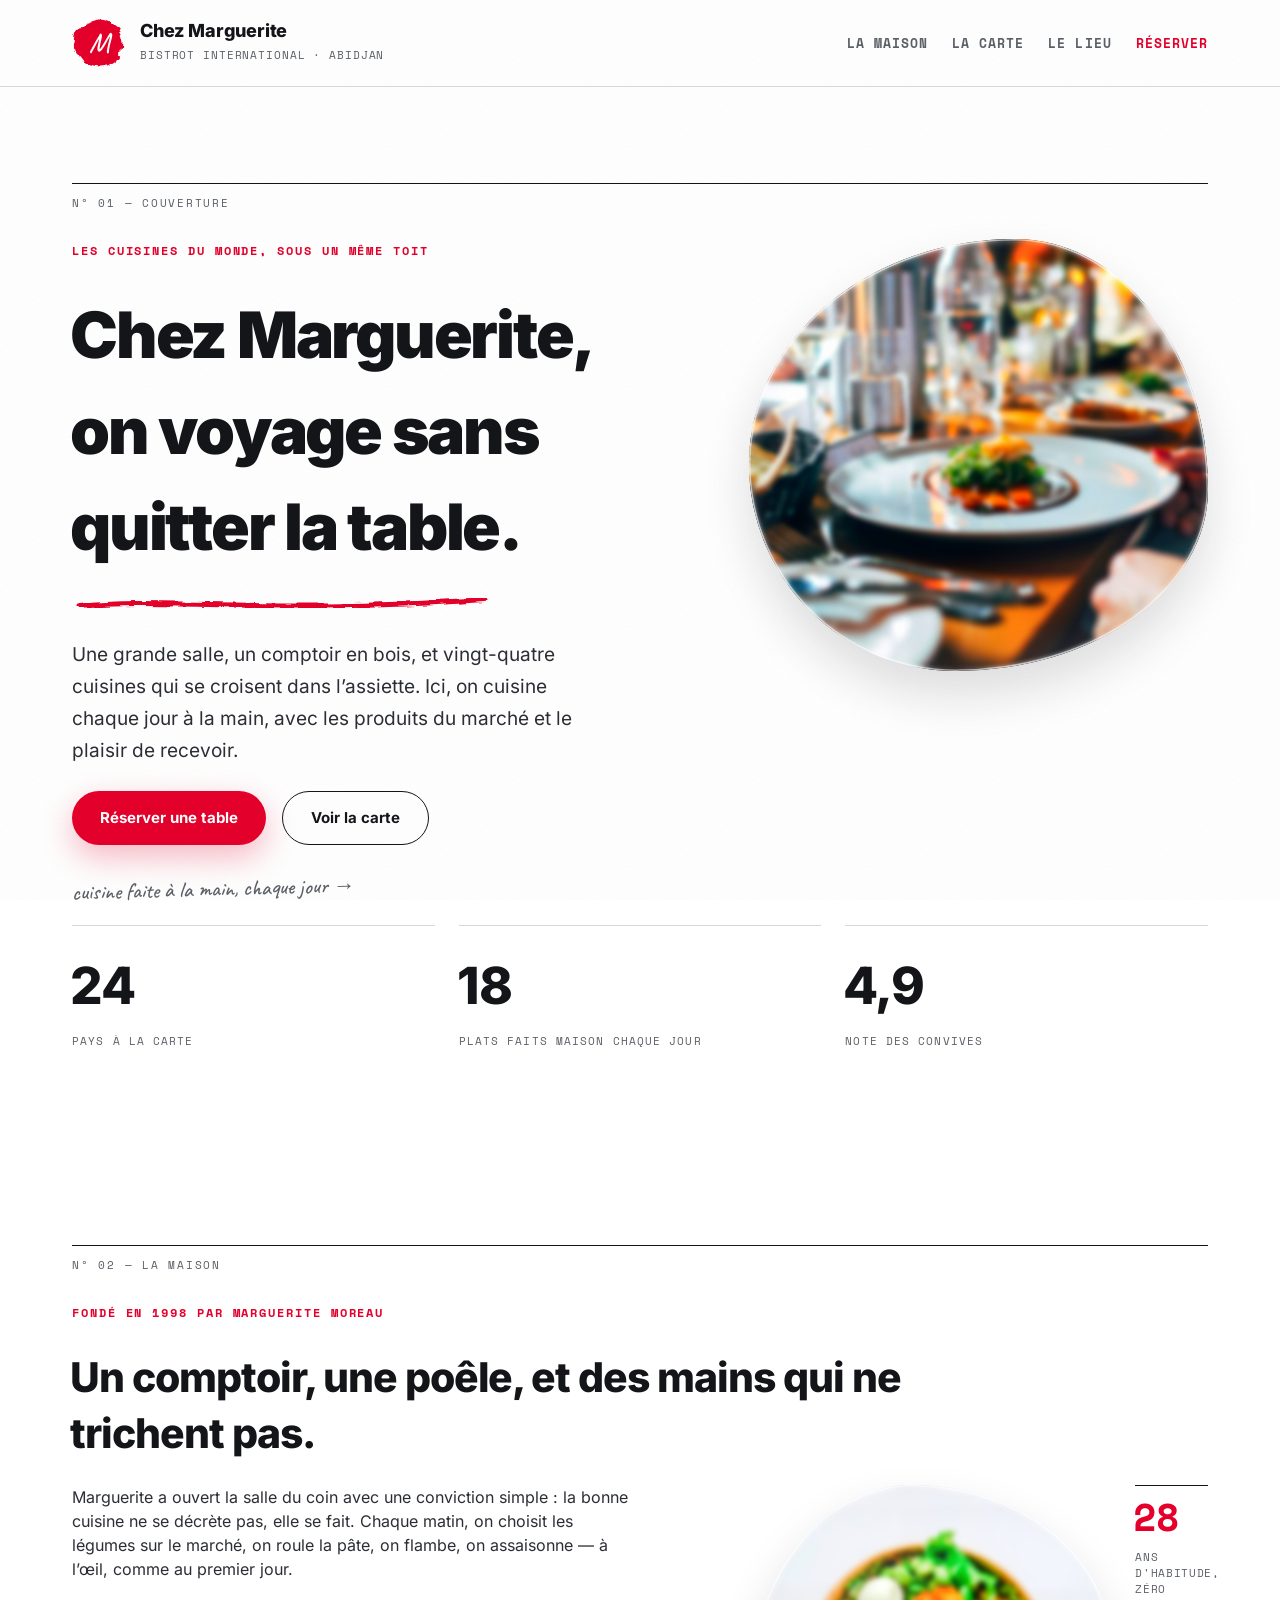
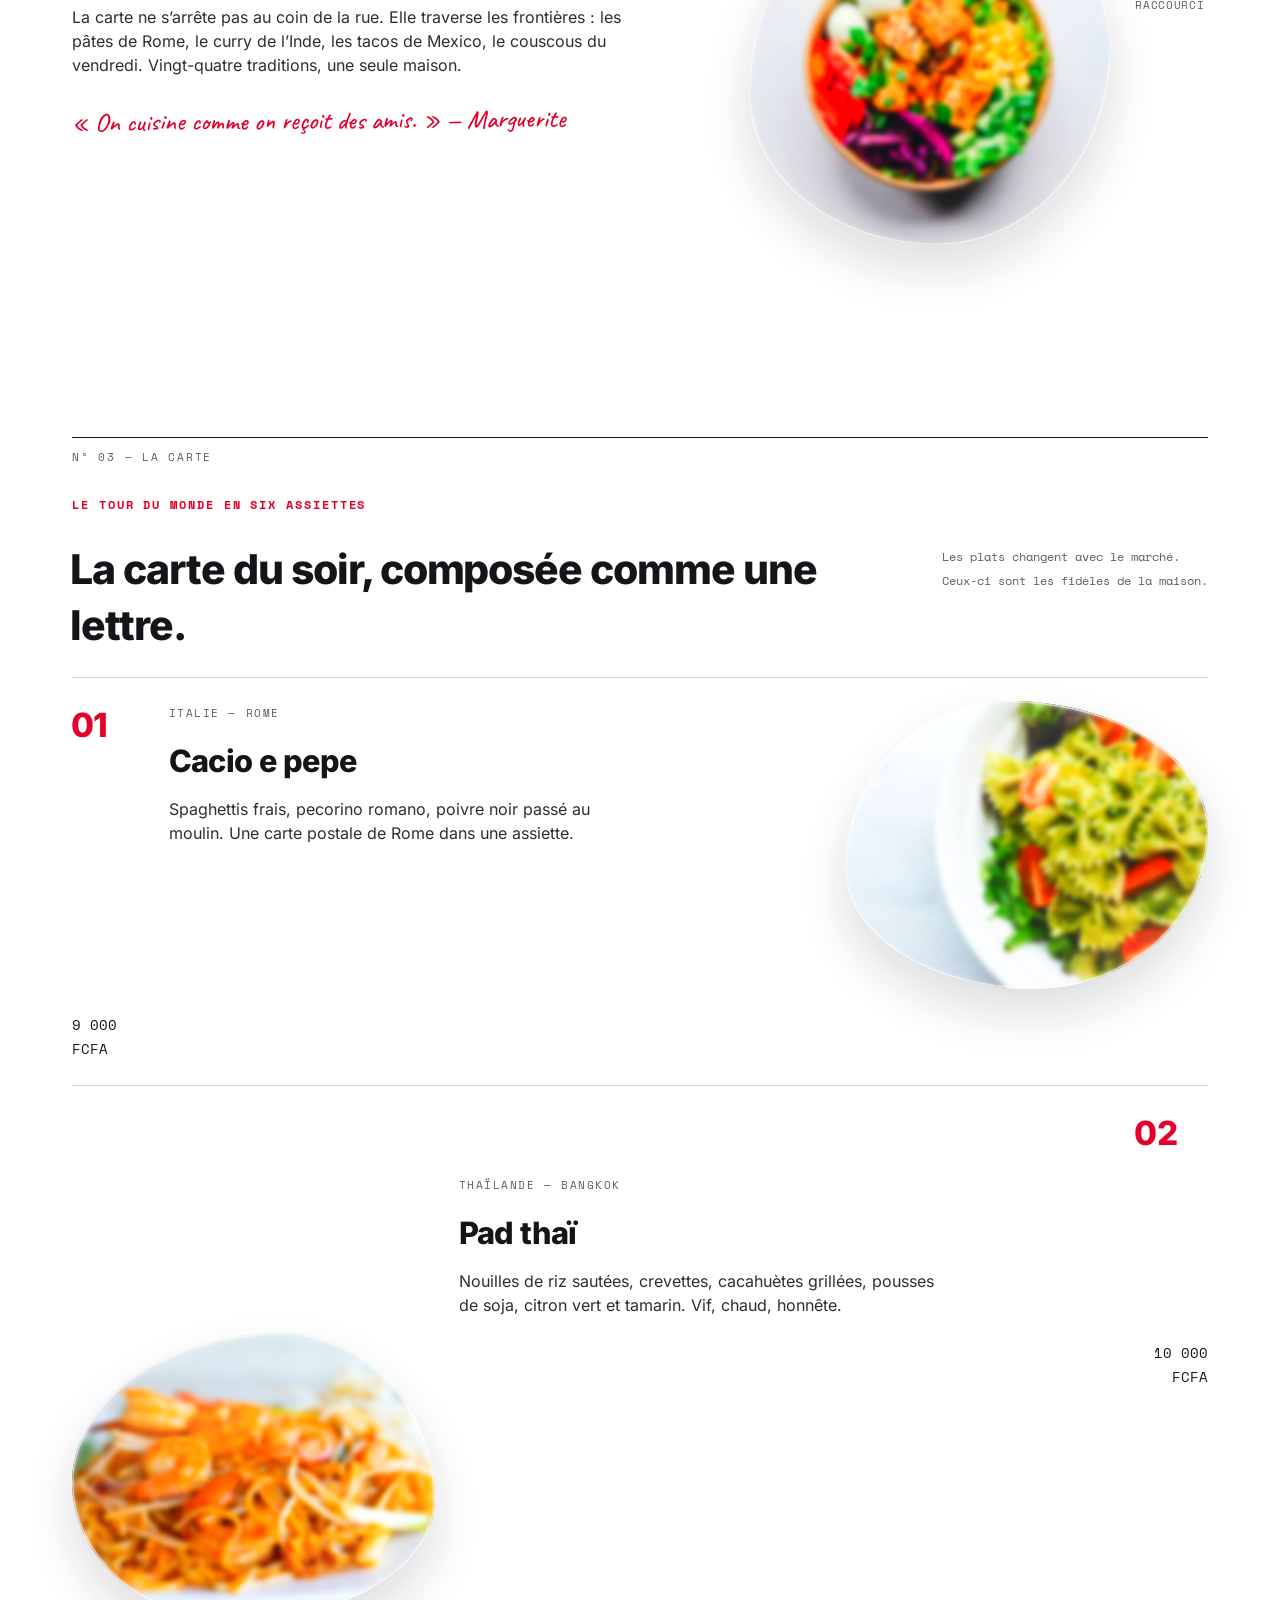
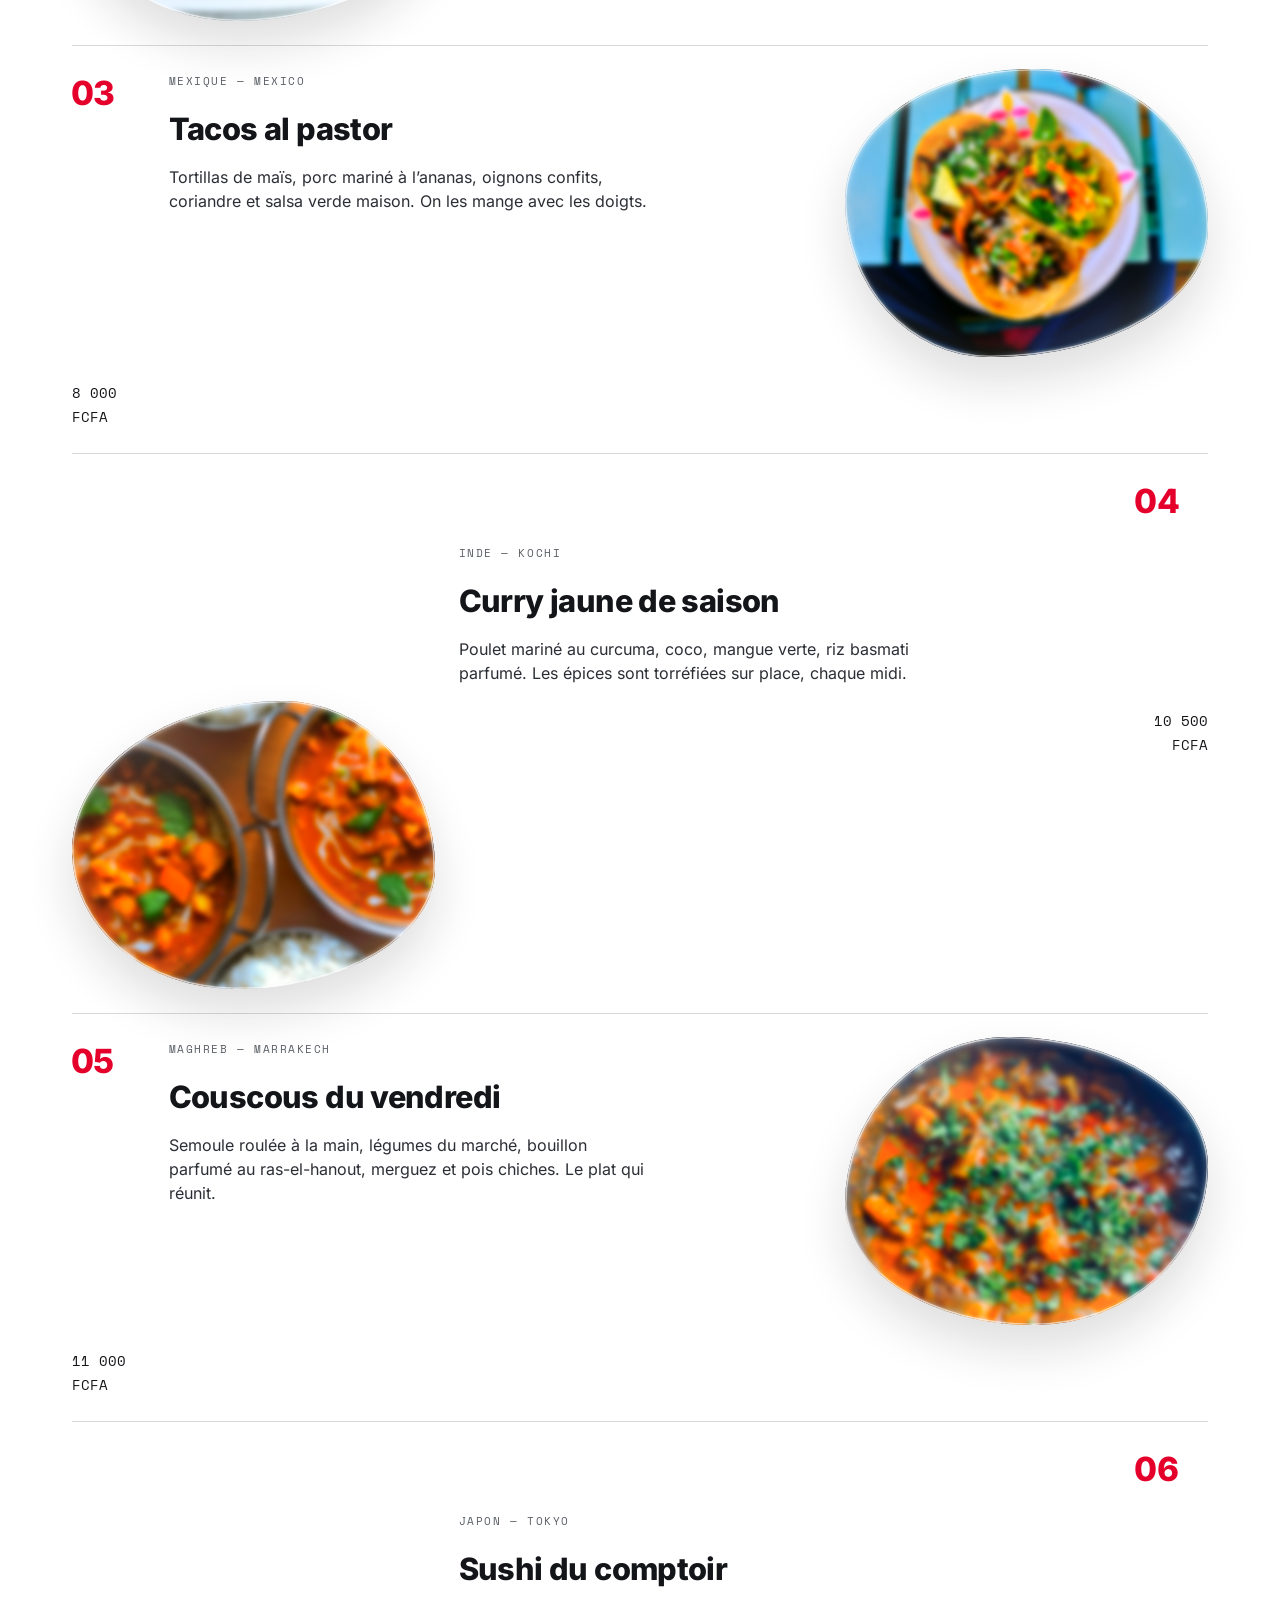
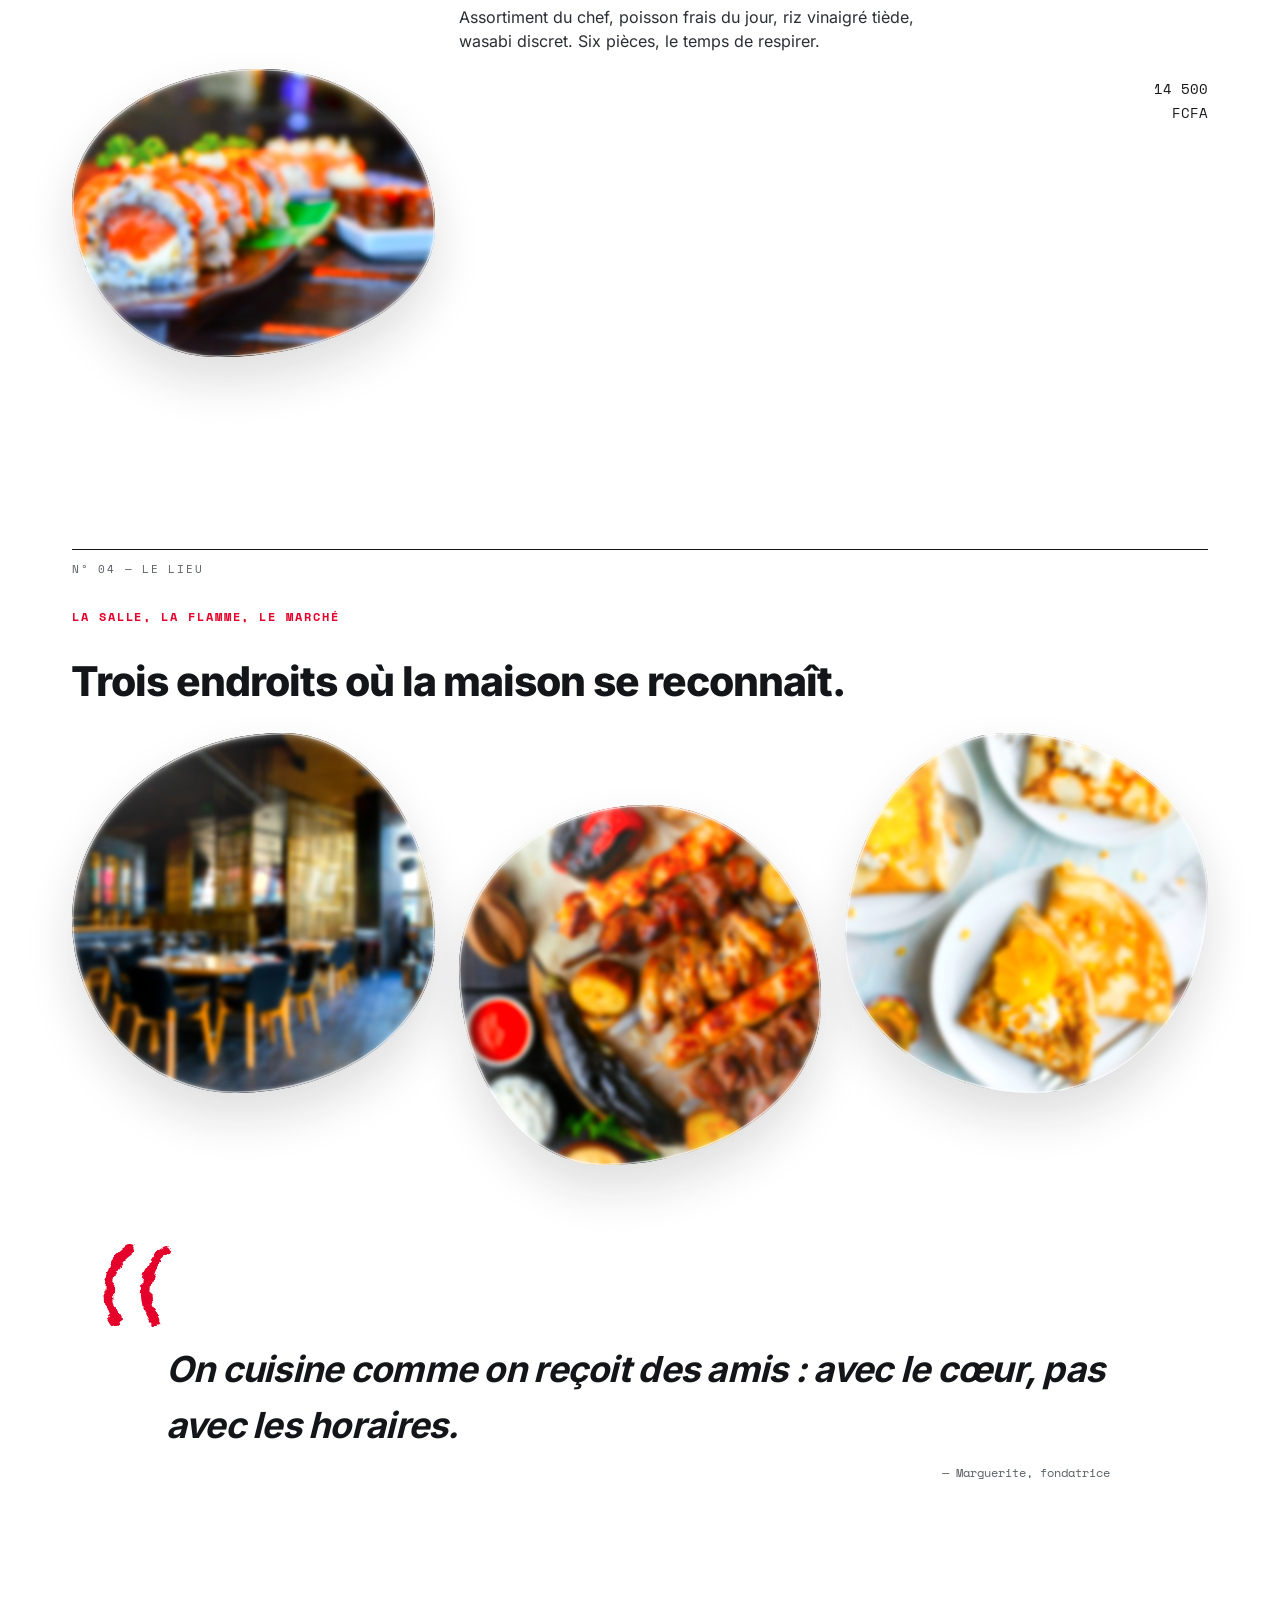
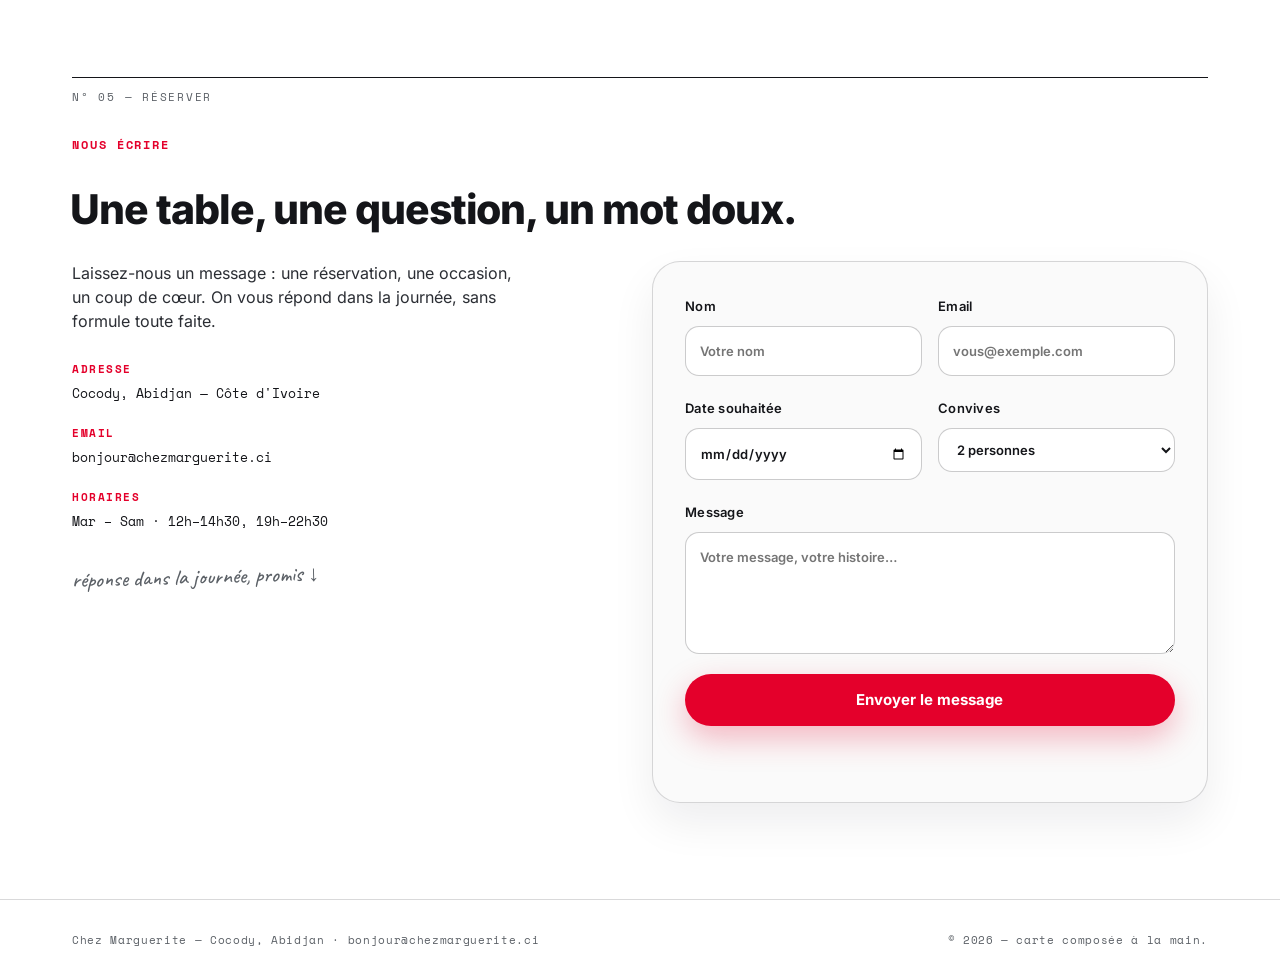
<file: index.html>
<!DOCTYPE html>
<html lang="fr">
<head>
  <meta charset="UTF-8" />
  <meta name="viewport" content="width=device-width, initial-scale=1.0" />
  <title>Chez Marguerite — Bistrot international</title>
  <meta name="description" content="Chez Marguerite, bistrot international à Abidjan : les cuisines du monde composées chaque jour à la main. Réservez votre table." />
  <link rel="icon" href="data:image/svg+xml,%3Csvg xmlns='http://www.w3.org/2000/svg' viewBox='0 0 64 64'%3E%3Ccircle cx='32' cy='32' r='30' fill='%23e4002b'/%3E%3Ctext x='32' y='42' font-family='Georgia' font-size='34' fill='%23fff' text-anchor='middle'%3EM%3C/text%3E%3C/svg%3E" />
  <link rel="preconnect" href="https://fonts.googleapis.com" />
  <link rel="stylesheet" href="styles.css" />
</head>
<body>

  <svg width="0" height="0" style="position:absolute" aria-hidden="true">
    <defs>
      <filter id="rough">
        <feTurbulence type="fractalNoise" baseFrequency="0.05 0.09" numOctaves="3" seed="4" result="n"/>
        <feDisplacementMap in="SourceGraphic" in2="n" scale="8" xChannelSelector="R" yChannelSelector="G"/>
      </filter>
      <filter id="roughbig">
        <feTurbulence type="fractalNoise" baseFrequency="0.03 0.06" numOctaves="4" seed="9" result="n"/>
        <feDisplacementMap in="SourceGraphic" in2="n" scale="16" xChannelSelector="R" yChannelSelector="G"/>
      </filter>
      <filter id="lgwarp">
        <feTurbulence type="fractalNoise" baseFrequency="0.012 0.02" numOctaves="2" seed="7" result="n"/>
        <feDisplacementMap in="SourceGraphic" in2="n" scale="18" xChannelSelector="R" yChannelSelector="G"/>
      </filter>
    </defs>
  </svg>

  <div class="grain" aria-hidden="true"></div>

  <header class="masthead-bar">
    <div class="brand">
      <span class="brand-mark" aria-hidden="true">
        <svg viewBox="0 0 64 64" width="54" height="54">
          <circle cx="32" cy="32" r="29" fill="#e4002b" filter="url(#roughbig)"/>
          <text x="32" y="43" text-anchor="middle" font-family="Caveat, cursive" font-size="34" fill="#fff">M</text>
        </svg>
      </span>
      <p class="brand-name">Chez Marguerite <span class="brand-tag mono">bistrot international · abidjan</span></p>
    </div>
    <nav class="topnav" aria-label="Navigation principale">
      <a href="#maison">La maison</a>
      <a href="#carte">La carte</a>
      <a href="#lieu">Le lieu</a>
      <a href="#reserver" class="nav-cta">Réserver</a>
    </nav>
  </header>

  <main>

    <!-- ================= COUVERTURE ================= -->
    <section class="spread" id="top">
      <div class="wrap">
        <div class="grid">
          <div class="band">
            <p class="folio mono" style="grid-column:1 / 13;">Nº 01 — Couverture</p>
          </div>
          <div class="band hero-band">
            <div class="hero-copy stack" style="grid-column:1 / 7;">
              <p class="kicker mono">Les cuisines du monde, sous un même toit</p>
              <h1 class="masthead">Chez Marguerite, on voyage sans quitter la table.</h1>
              <svg class="swash" viewBox="0 0 420 34" preserveAspectRatio="none" aria-hidden="true">
                <path d="M8 22 C 90 8 200 34 412 12" fill="none" stroke="#e4002b" stroke-width="7" stroke-linecap="round" filter="url(#rough)"/>
              </svg>
              <p class="lede">Une grande salle, un comptoir en bois, et vingt-quatre cuisines qui se croisent dans l’assiette. Ici, on cuisine chaque jour à la main, avec les produits du marché et le plaisir de recevoir.</p>
              <div class="hero-actions">
                <a class="btn btn-primary" href="#reserver">Réserver une table</a>
                <a class="btn btn-secondary" href="#carte">Voir la carte</a>
              </div>
              <p class="hand-note" aria-hidden="true">cuisine faite à la main, chaque jour →</p>
            </div>
            <figure class="hero-photo lg lg--a" style="grid-column:8 / 13;">
              <img src="assets/img/hero.jpg" alt="Assiette composée, dressée avec soin chez Marguerite" width="1152" height="864" />
              <div class="lg-rim"></div>
              <div class="lg-sheen"></div>
              <div class="lg-frost" aria-hidden="true"></div>
              <figcaption class="mono">Le plat du soir, le 12 août</figcaption>
            </figure>
          </div>
          <div class="band stats">
            <div class="stat" style="grid-column:1 / 5;">
              <span class="numeral n">24</span>
              <p class="mono">pays à la carte</p>
            </div>
            <div class="stat" style="grid-column:5 / 9;">
              <span class="numeral n">18</span>
              <p class="mono">plats faits maison chaque jour</p>
            </div>
            <div class="stat" style="grid-column:9 / 13;">
              <span class="numeral n">4,9</span>
              <p class="mono">note des convives</p>
            </div>
          </div>
        </div>
        <div class="guides" aria-hidden="true"><div class="cols"></div><div class="rows"></div><div class="mline l"></div><div class="mline r"></div></div>
      </div>
    </section>

    <!-- ================= LA MAISON ================= -->
    <section class="spread" id="maison">
      <div class="wrap">
        <div class="grid">
          <div class="band">
            <p class="folio mono" style="grid-column:1 / 13;">Nº 02 — La maison</p>
          </div>
          <div class="band shead">
            <p class="kicker mono" style="grid-column:1 / 13;">Fondé en 1998 par Marguerite Moreau</p>
            <h2 class="shead-title" style="grid-column:1 / 10;">Un comptoir, une poêle, et des mains qui ne trichent pas.</h2>
            <div class="stack" style="grid-column:1 / 7;">
              <p class="body">Marguerite a ouvert la salle du coin avec une conviction simple : la bonne cuisine ne se décrète pas, elle se fait. Chaque matin, on choisit les légumes sur le marché, on roule la pâte, on flambe, on assaisonne — à l’œil, comme au premier jour.</p>
              <p class="body">La carte ne s’arrête pas au coin de la rue. Elle traverse les frontières : les pâtes de Rome, le curry de l’Inde, les tacos de Mexico, le couscous du vendredi. Vingt-quatre traditions, une seule maison.</p>
              <p class="quote hand" aria-hidden="true">« On cuisine comme on reçoit des amis. » — Marguerite</p>
            </div>
            <figure class="about-photo lg lg--b" style="grid-column:8 / 12;">
              <img src="assets/img/frais.jpg" alt="Légumes frais du marché, prêts à être cuisinés" width="768" height="576" />
              <div class="lg-rim"></div>
              <div class="lg-sheen"></div>
              <div class="lg-frost" aria-hidden="true"></div>
              <figcaption class="mono">Les légumes du marché, le matin</figcaption>
            </figure>
            <div class="mono note-block" style="grid-column:12 / 13;">
              <span class="numeral n">28</span>
              <p>ans d'habitude,<br/>zéro raccourci</p>
            </div>
          </div>
        </div>
        <div class="guides" aria-hidden="true"><div class="cols"></div><div class="rows"></div><div class="mline l"></div><div class="mline r"></div></div>
      </div>
    </section>

    <!-- ================= LA CARTE ================= -->
    <section class="spread" id="carte">
      <div class="wrap">
        <div class="grid">
          <div class="band">
            <p class="folio mono" style="grid-column:1 / 13;">Nº 03 — La carte</p>
          </div>
          <div class="band shead">
            <p class="kicker mono" style="grid-column:1 / 13;">Le tour du monde en six assiettes</p>
            <h2 class="shead-title" style="grid-column:1 / 9;">La carte du soir, composée comme une lettre.</h2>
            <p class="mono menu-note" style="grid-column:10 / 13;">Les plats changent avec le marché. Ceux-ci sont les fidèles de la maison.</p>
          </div>

          <div class="band dish">
            <span class="numeral" style="grid-column:1 / 2;">01</span>
            <div class="dish-copy stack" style="grid-column:2 / 9;">
              <p class="mono origin">Italie — Rome</p>
              <h3 class="dish-title">Cacio e pepe</h3>
              <p class="body">Spaghettis frais, pecorino romano, poivre noir passé au moulin. Une carte postale de Rome dans une assiette.</p>
            </div>
            <figure class="dish-photo lg lg--b" style="grid-column:9 / 13;">
              <img src="assets/img/pasta.jpg" alt="Cacio e pepe, pâtes au pecorino et poivre" width="576" height="432" />
              <div class="lg-rim"></div>
              <div class="lg-sheen"></div>
              <div class="lg-frost" aria-hidden="true"></div>
            </figure>
            <p class="price mono" style="grid-column:1 / 2;">9 000 FCFA</p>
          </div>

          <div class="band dish">
            <span class="numeral" style="grid-column:12 / 13;">02</span>
            <div class="dish-copy stack" style="grid-column:5 / 12;">
              <p class="mono origin">Thaïlande — Bangkok</p>
              <h3 class="dish-title">Pad thaï</h3>
              <p class="body">Nouilles de riz sautées, crevettes, cacahuètes grillées, pousses de soja, citron vert et tamarin. Vif, chaud, honnête.</p>
            </div>
            <figure class="dish-photo lg lg--a" style="grid-column:1 / 5;">
              <img src="assets/img/padthai.jpg" alt="Pad thaï aux crevettes et cacahuètes" width="576" height="432" />
              <div class="lg-rim"></div>
              <div class="lg-sheen"></div>
              <div class="lg-frost" aria-hidden="true"></div>
            </figure>
            <p class="price mono price--r" style="grid-column:12 / 13;">10 000 FCFA</p>
          </div>

          <div class="band dish">
            <span class="numeral" style="grid-column:1 / 2;">03</span>
            <div class="dish-copy stack" style="grid-column:2 / 9;">
              <p class="mono origin">Mexique — Mexico</p>
              <h3 class="dish-title">Tacos al pastor</h3>
              <p class="body">Tortillas de maïs, porc mariné à l’ananas, oignons confits, coriandre et salsa verde maison. On les mange avec les doigts.</p>
            </div>
            <figure class="dish-photo lg lg--c" style="grid-column:9 / 13;">
              <img src="assets/img/tacos.jpg" alt="Tacos al pastor à la coriandre et à la salsa verde" width="576" height="432" />
              <div class="lg-rim"></div>
              <div class="lg-sheen"></div>
              <div class="lg-frost" aria-hidden="true"></div>
            </figure>
            <p class="price mono" style="grid-column:1 / 2;">8 000 FCFA</p>
          </div>

          <div class="band dish">
            <span class="numeral" style="grid-column:12 / 13;">04</span>
            <div class="dish-copy stack" style="grid-column:5 / 12;">
              <p class="mono origin">Inde — Kochi</p>
              <h3 class="dish-title">Curry jaune de saison</h3>
              <p class="body">Poulet mariné au curcuma, coco, mangue verte, riz basmati parfumé. Les épices sont torréfiées sur place, chaque midi.</p>
            </div>
            <figure class="dish-photo lg lg--a" style="grid-column:1 / 5;">
              <img src="assets/img/curry.jpg" alt="Curry jaune au poulet, coco et riz basmati" width="576" height="432" />
              <div class="lg-rim"></div>
              <div class="lg-sheen"></div>
              <div class="lg-frost" aria-hidden="true"></div>
            </figure>
            <p class="price mono price--r" style="grid-column:12 / 13;">10 500 FCFA</p>
          </div>

          <div class="band dish">
            <span class="numeral" style="grid-column:1 / 2;">05</span>
            <div class="dish-copy stack" style="grid-column:2 / 9;">
              <p class="mono origin">Maghreb — Marrakech</p>
              <h3 class="dish-title">Couscous du vendredi</h3>
              <p class="body">Semoule roulée à la main, légumes du marché, bouillon parfumé au ras-el-hanout, merguez et pois chiches. Le plat qui réunit.</p>
            </div>
            <figure class="dish-photo lg lg--b" style="grid-column:9 / 13;">
              <img src="assets/img/couscous.jpg" alt="Couscous aux légumes du marché et merguez" width="576" height="432" />
              <div class="lg-rim"></div>
              <div class="lg-sheen"></div>
              <div class="lg-frost" aria-hidden="true"></div>
            </figure>
            <p class="price mono" style="grid-column:1 / 2;">11 000 FCFA</p>
          </div>

          <div class="band dish">
            <span class="numeral" style="grid-column:12 / 13;">06</span>
            <div class="dish-copy stack" style="grid-column:5 / 12;">
              <p class="mono origin">Japon — Tokyo</p>
              <h3 class="dish-title">Sushi du comptoir</h3>
              <p class="body">Assortiment du chef, poisson frais du jour, riz vinaigré tiède, wasabi discret. Six pièces, le temps de respirer.</p>
            </div>
            <figure class="dish-photo lg lg--c" style="grid-column:1 / 5;">
              <img src="assets/img/sushi.jpg" alt="Assortiment de sushi du chef" width="576" height="432" />
              <div class="lg-rim"></div>
              <div class="lg-sheen"></div>
              <div class="lg-frost" aria-hidden="true"></div>
            </figure>
            <p class="price mono price--r" style="grid-column:12 / 13;">14 500 FCFA</p>
          </div>

        </div>
        <div class="guides" aria-hidden="true"><div class="cols"></div><div class="rows"></div><div class="mline l"></div><div class="mline r"></div></div>
      </div>
    </section>

    <!-- ================= LE LIEU ================= -->
    <section class="spread" id="lieu">
      <div class="wrap">
        <div class="grid">
          <div class="band">
            <p class="folio mono" style="grid-column:1 / 13;">Nº 04 — Le lieu</p>
          </div>
          <div class="band shead">
            <p class="kicker mono" style="grid-column:1 / 13;">La salle, la flamme, le marché</p>
            <h2 class="shead-title" style="grid-column:1 / 10;">Trois endroits où la maison se reconnaît.</h2>
          </div>
          <div class="band gallery">
            <figure class="gal lg lg--a" style="grid-column:1 / 5;">
              <img src="assets/img/salle.jpg" alt="La salle du restaurant, tables en bois et lumière chaude" width="576" height="720" />
              <div class="lg-rim"></div>
              <div class="lg-sheen"></div>
              <div class="lg-frost" aria-hidden="true"></div>
              <figcaption class="mono">La salle, le soir</figcaption>
            </figure>
            <figure class="gal lg lg--c stagger" style="grid-column:5 / 9;">
              <img src="assets/img/grill.jpg" alt="La flamme de la rôtissoire en cuisine" width="576" height="720" />
              <div class="lg-rim"></div>
              <div class="lg-sheen"></div>
              <div class="lg-frost" aria-hidden="true"></div>
              <figcaption class="mono">La flamme de la rôtissoire</figcaption>
            </figure>
            <figure class="gal lg lg--b" style="grid-column:9 / 13;">
              <img src="assets/img/crepe.jpg" alt="Crêpes maison, garniture généreuse" width="576" height="720" />
              <div class="lg-rim"></div>
              <div class="lg-sheen"></div>
              <div class="lg-frost" aria-hidden="true"></div>
              <figcaption class="mono">Le dessert du goûter</figcaption>
            </figure>
          </div>
          <div class="band quote-band">
            <svg class="quote-mark" viewBox="0 0 120 90" aria-hidden="true">
              <path d="M34 12 C 12 26 10 60 22 78 M70 12 C 48 26 46 60 58 78" fill="none" stroke="#e4002b" stroke-width="9" stroke-linecap="round" filter="url(#rough)"/>
            </svg>
            <p class="quote-big" style="grid-column:2 / 12;">On cuisine comme on reçoit des amis : avec le cœur, pas avec les horaires.</p>
            <p class="mono quote-sig" style="grid-column:10 / 13;">— Marguerite, fondatrice</p>
          </div>
        </div>
        <div class="guides" aria-hidden="true"><div class="cols"></div><div class="rows"></div><div class="mline l"></div><div class="mline r"></div></div>
      </div>
    </section>

    <!-- ================= RÉSERVER / CONTACT ================= -->
    <section class="spread" id="reserver">
      <div class="wrap">
        <div class="grid">
          <div class="band">
            <p class="folio mono" style="grid-column:1 / 13;">Nº 05 — Réserver</p>
          </div>
          <div class="band shead">
            <p class="kicker mono" style="grid-column:1 / 13;">Nous écrire</p>
            <h2 class="shead-title" style="grid-column:1 / 9;">Une table, une question, un mot doux.</h2>
          </div>
          <div class="band contact-band">
            <div class="contact-copy stack" style="grid-column:1 / 6;">
              <p class="body">Laissez-nous un message : une réservation, une occasion, un coup de cœur. On vous répond dans la journée, sans formule toute faite.</p>
              <ul class="contact-list mono">
                <li><span>Adresse</span>Cocody, Abidjan — Côte d'Ivoire</li>
                <li><span>Email</span>bonjour@chezmarguerite.ci</li>
                <li><span>Horaires</span>Mar – Sam · 12h–14h30, 19h–22h30</li>
              </ul>
              <p class="hand-note" aria-hidden="true">réponse dans la journée, promis ↓</p>
            </div>
            <form class="contact-form" id="contactForm" style="grid-column:7 / 13;">
              <div class="form-row">
                <label>Nom
                  <input type="text" name="name" placeholder="Votre nom" required autocomplete="name" />
                </label>
                <label>Email
                  <input type="email" name="email" placeholder="vous@exemple.com" required autocomplete="email" />
                </label>
              </div>
              <div class="form-row">
                <label>Date souhaitée
                  <input type="date" name="date" />
                </label>
                <label>Convives
                  <select name="guests">
                    <option>2 personnes</option>
                    <option>3–4 personnes</option>
                    <option>5–8 personnes</option>
                    <option>Un groupe</option>
                  </select>
                </label>
              </div>
              <label>Message
                <textarea name="message" rows="4" placeholder="Votre message, votre histoire…" required></textarea>
              </label>
              <button class="btn btn-primary" type="submit">Envoyer le message</button>
              <p class="form-status mono" id="formStatus" aria-live="polite"></p>
            </form>
          </div>
        </div>
        <div class="guides" aria-hidden="true"><div class="cols"></div><div class="rows"></div><div class="mline l"></div><div class="mline r"></div></div>
      </div>
    </section>

  </main>

  <footer class="footer">
    <div class="footer-inner">
      <p class="mono">Chez Marguerite — Cocody, Abidjan · bonjour@chezmarguerite.ci</p>
      <p class="mono">© 2026 — carte composée à la main.</p>
    </div>
  </footer>

  <script src="script.js"></script>
</body>
</html>
</file>
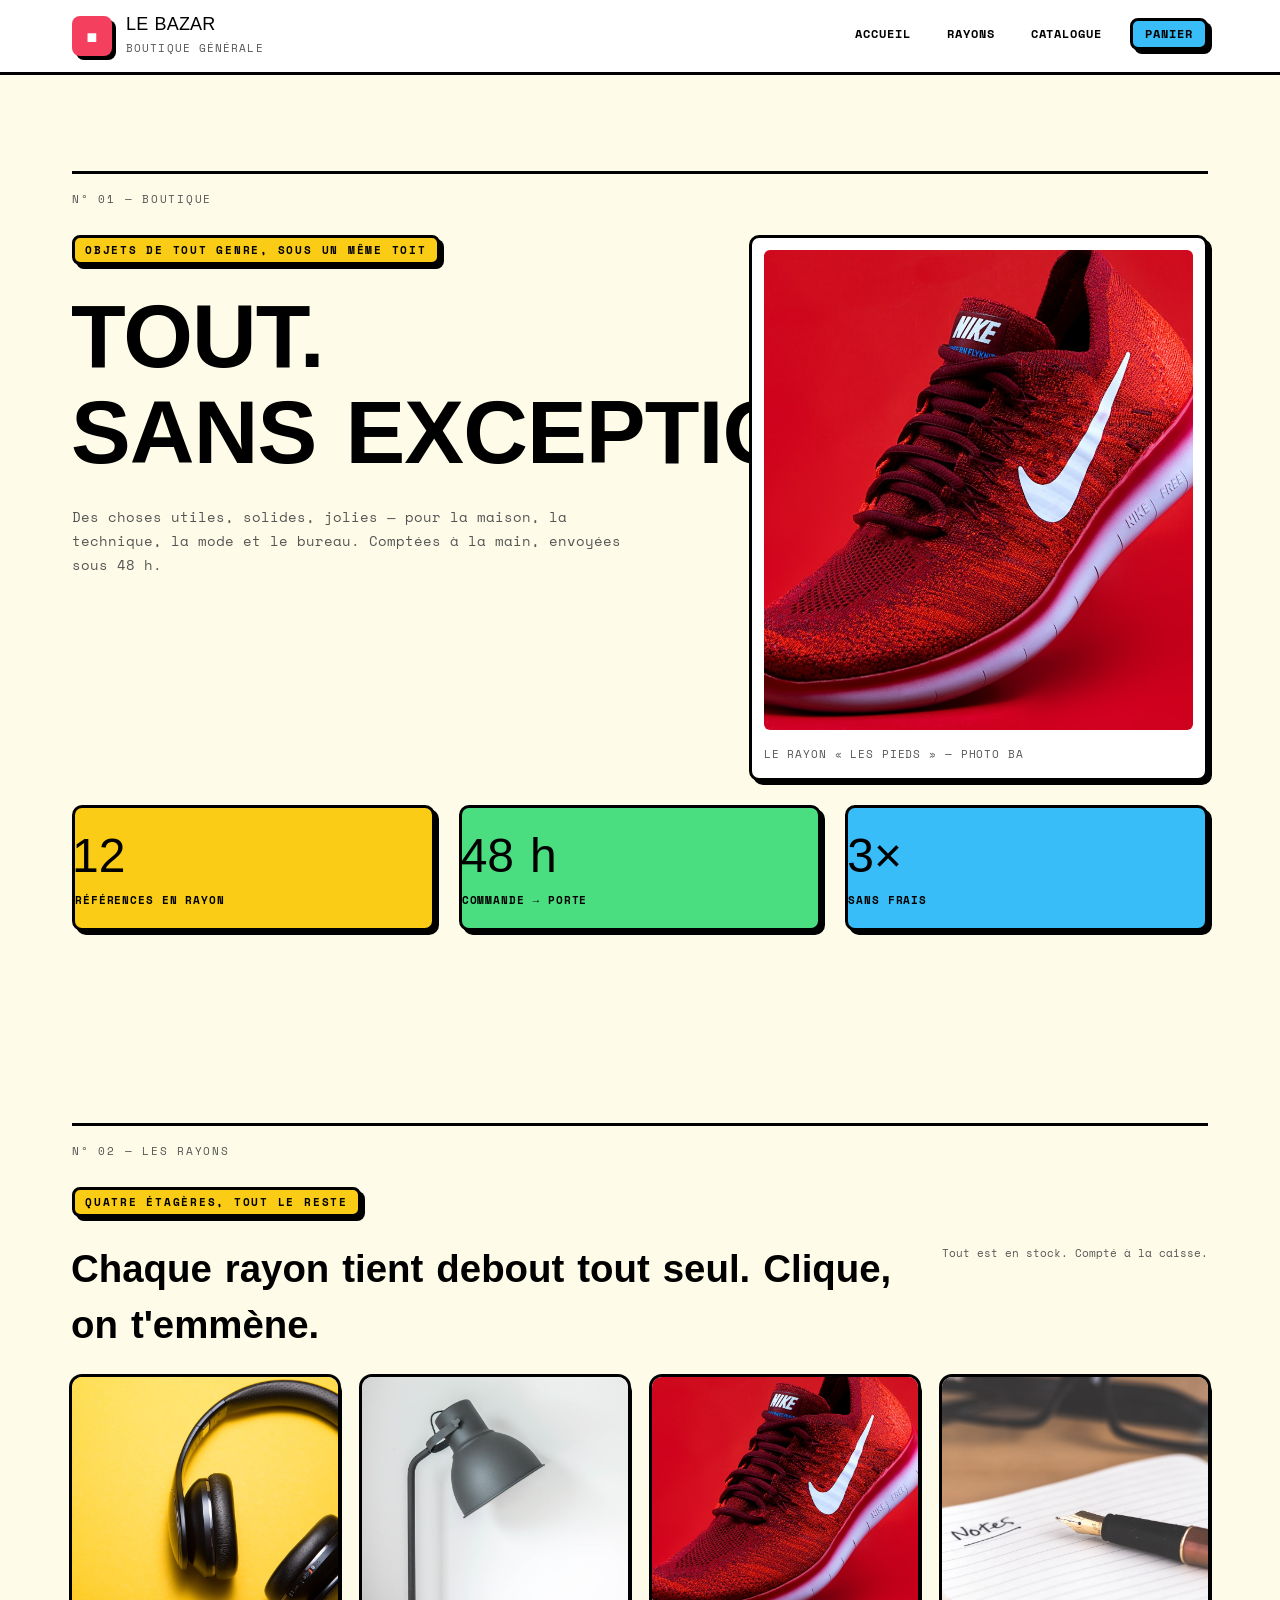
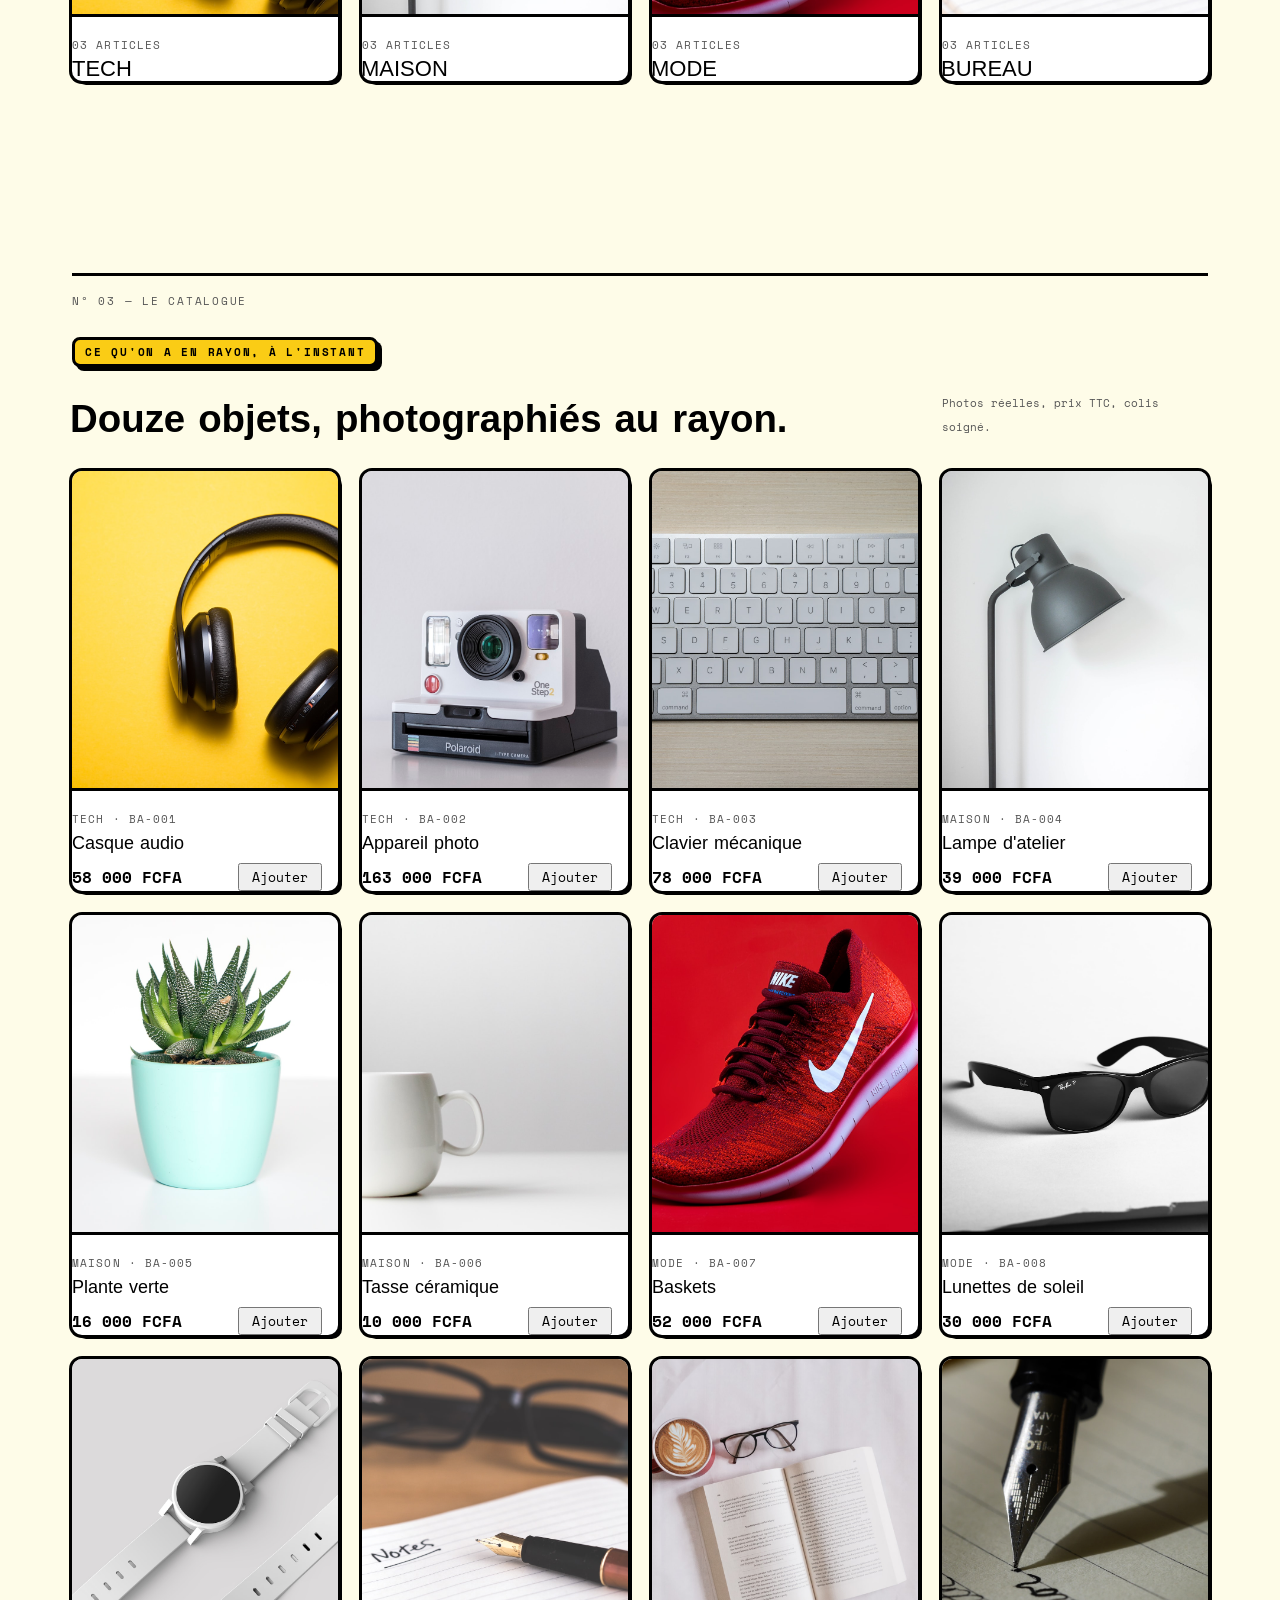
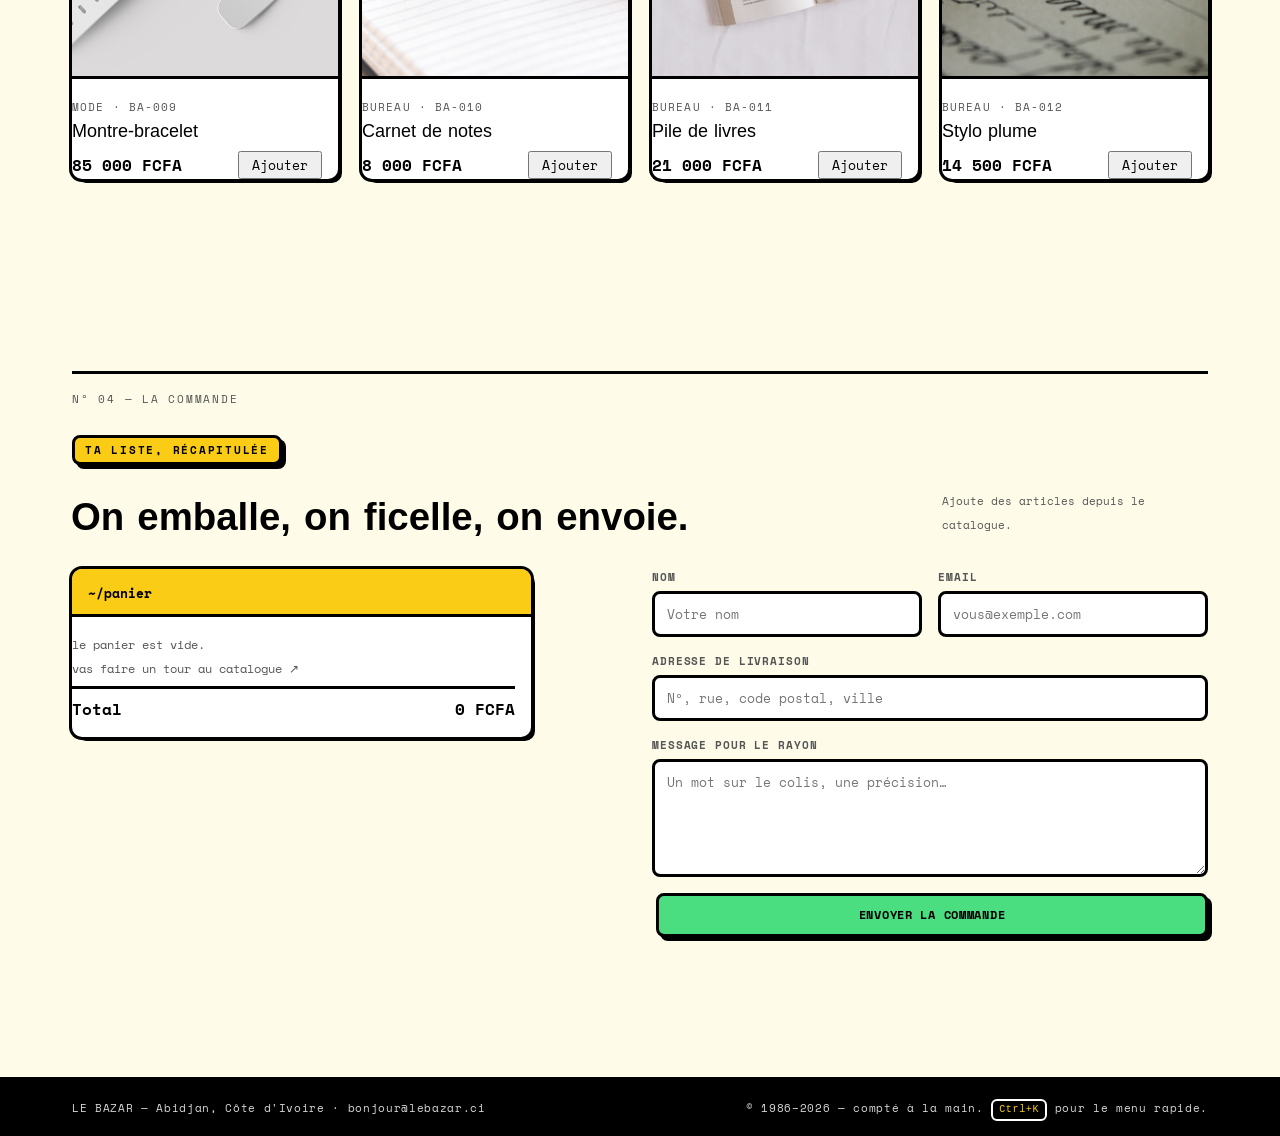
<file: boutique/index.html>
<!doctype html>
<html lang="fr">
<head>
  <meta charset="utf-8" />
  <meta name="viewport" content="width=device-width, initial-scale=1" />
  <title>LE BAZAR — objets de tout genre</title>
  <meta name="description" content="Le grand bazar : 12 objets bien choisis, de tout genre, en stock à Abidjan, envoyés sous 48 h partout en Côte d'Ivoire." />
  <link rel="stylesheet" href="styles.css" />
</head>
<body>

  <header class="masthead-bar">
    <div class="brand">
      <span class="brand-mark" aria-hidden="true">■</span>
      <p class="brand-name">LE BAZAR <span class="brand-tag mono">boutique générale</span></p>
    </div>
    <nav class="topnav mono" aria-label="Navigation principale">
      <a href="#accueil">Accueil</a>
      <a href="#categories">Rayons</a>
      <a href="#catalogue">Catalogue</a>
      <a href="#commander" class="nav-cta">Panier <span class="cart-count" id="cartCount" aria-live="polite">0</span></a>
    </nav>
  </header>

  <main>

    <!-- ================= Nº 01 — COUVERTURE ================= -->
    <section class="spread" id="accueil">
      <div class="wrap">
        <div class="grid">
          <div class="band">
            <p class="folio mono" style="grid-column:1 / 13;">Nº 01 — Boutique</p>
          </div>
          <div class="band hero-band">
            <div class="hero-copy stack" style="grid-column:1 / 7;">
              <p class="kicker mono">Objets de tout genre, sous un même toit</p>
              <h1 class="masthead">TOUT.<br />SANS&nbsp;EXCEPTION.</h1>
              <p class="lede">Des choses utiles, solides, jolies — pour la maison, la technique, la mode et le bureau. Comptées à la main, envoyées sous 48&nbsp;h.</p>
            </div>
            <figure class="hero-photo" style="grid-column:8 / 13;">
              <img src="assets/img/hero.jpg" alt="Une paire de baskets" />
              <figcaption class="mono">le rayon « les pieds » — photo BA</figcaption>
            </figure>
          </div>
          <div class="band stats">
            <div class="stat chip chip-yellow" style="grid-column:1 / 5;">
              <p class="stat-num">12</p>
              <p class="label mono">références en rayon</p>
            </div>
            <div class="stat chip chip-green" style="grid-column:5 / 9;">
              <p class="stat-num">48&nbsp;h</p>
              <p class="label mono">commande → porte</p>
            </div>
            <div class="stat chip chip-cyan" style="grid-column:9 / 13;">
              <p class="stat-num">3×</p>
              <p class="label mono">sans frais</p>
            </div>
          </div>
        </div>
        <div class="guides" aria-hidden="true"><div class="cols"></div><div class="rows"></div><div class="mline l"></div><div class="mline r"></div></div>
      </div>
    </section>

    <!-- ================= Nº 02 — RAYONS ================= -->
    <section class="spread" id="categories">
      <div class="wrap">
        <div class="grid">
          <div class="band">
            <p class="folio mono" style="grid-column:1 / 13;">Nº 02 — Les rayons</p>
          </div>
          <div class="band">
            <p class="kicker mono" style="grid-column:1 / 13;">Quatre étagères, tout le reste</p>
            <h2 class="shead-title" style="grid-column:1 / 10;">Chaque rayon tient debout tout seul. Clique, on t'emmène.</h2>
            <p class="mono menu-note" style="grid-column:10 / 13;">Tout est en stock. Compté à la caisse.</p>
          </div>
          <div class="band categ-band">
            <a class="categ-card card" href="#catalogue" style="grid-column:1 / 4;">
              <div class="card-media"><img src="assets/img/prod-01.jpg" alt="Rayon technique" loading="lazy" /></div>
              <div class="card-body">
                <p class="tag mono">03 articles</p>
                <p class="cname">TECH</p>
              </div>
            </a>
            <a class="categ-card card" href="#catalogue" style="grid-column:4 / 7;">
              <div class="card-media"><img src="assets/img/prod-04.jpg" alt="Rayon maison" loading="lazy" /></div>
              <div class="card-body">
                <p class="tag mono">03 articles</p>
                <p class="cname">MAISON</p>
              </div>
            </a>
            <a class="categ-card card" href="#catalogue" style="grid-column:7 / 10;">
              <div class="card-media"><img src="assets/img/prod-07.jpg" alt="Rayon mode" loading="lazy" /></div>
              <div class="card-body">
                <p class="tag mono">03 articles</p>
                <p class="cname">MODE</p>
              </div>
            </a>
            <a class="categ-card card" href="#catalogue" style="grid-column:10 / 13;">
              <div class="card-media"><img src="assets/img/prod-10.jpg" alt="Rayon bureau" loading="lazy" /></div>
              <div class="card-body">
                <p class="tag mono">03 articles</p>
                <p class="cname">BUREAU</p>
              </div>
            </a>
          </div>
        </div>
        <div class="guides" aria-hidden="true"><div class="cols"></div><div class="rows"></div><div class="mline l"></div><div class="mline r"></div></div>
      </div>
    </section>

    <!-- ================= Nº 03 — CATALOGUE ================= -->
    <section class="spread" id="catalogue">
      <div class="wrap">
        <div class="grid">
          <div class="band">
            <p class="folio mono" style="grid-column:1 / 13;">Nº 03 — Le catalogue</p>
          </div>
          <div class="band">
            <p class="kicker mono" style="grid-column:1 / 13;">Ce qu'on a en rayon, à l'instant</p>
            <h2 class="shead-title" style="grid-column:1 / 10;">Douze objets, photographiés au rayon.</h2>
            <p class="mono menu-note" style="grid-column:10 / 13;">Photos réelles, prix TTC, colis soigné.</p>
          </div>
          <div class="band catband">

            <div class="item card" data-ref="BA-001" data-price="58000" style="grid-column:1 / 4;">
              <div class="card-media"><img src="assets/img/prod-01.jpg" alt="Casque audio" loading="lazy" /></div>
              <div class="card-body">
                <p class="tag mono">Tech · BA-001</p>
                <p class="pname">Casque audio</p>
                <div class="prow"><p class="price mono">58 000 FCFA</p><button class="add mono" data-ref="BA-001" type="button">Ajouter</button></div>
              </div>
            </div>

            <div class="item card" data-ref="BA-002" data-price="163000" style="grid-column:4 / 7;">
              <div class="card-media"><img src="assets/img/prod-02.jpg" alt="Appareil photo" loading="lazy" /></div>
              <div class="card-body">
                <p class="tag mono">Tech · BA-002</p>
                <p class="pname">Appareil photo</p>
                <div class="prow"><p class="price mono">163 000 FCFA</p><button class="add mono" data-ref="BA-002" type="button">Ajouter</button></div>
              </div>
            </div>

            <div class="item card" data-ref="BA-003" data-price="78000" style="grid-column:7 / 10;">
              <div class="card-media"><img src="assets/img/prod-03.jpg" alt="Clavier mécanique" loading="lazy" /></div>
              <div class="card-body">
                <p class="tag mono">Tech · BA-003</p>
                <p class="pname">Clavier mécanique</p>
                <div class="prow"><p class="price mono">78 000 FCFA</p><button class="add mono" data-ref="BA-003" type="button">Ajouter</button></div>
              </div>
            </div>

            <div class="item card" data-ref="BA-004" data-price="39000" style="grid-column:10 / 13;">
              <div class="card-media"><img src="assets/img/prod-04.jpg" alt="Lampe d'atelier" loading="lazy" /></div>
              <div class="card-body">
                <p class="tag mono">Maison · BA-004</p>
                <p class="pname">Lampe d'atelier</p>
                <div class="prow"><p class="price mono">39 000 FCFA</p><button class="add mono" data-ref="BA-004" type="button">Ajouter</button></div>
              </div>
            </div>

            <div class="item card" data-ref="BA-005" data-price="16000" style="grid-column:1 / 4;">
              <div class="card-media"><img src="assets/img/prod-05.jpg" alt="Plante verte" loading="lazy" /></div>
              <div class="card-body">
                <p class="tag mono">Maison · BA-005</p>
                <p class="pname">Plante verte</p>
                <div class="prow"><p class="price mono">16 000 FCFA</p><button class="add mono" data-ref="BA-005" type="button">Ajouter</button></div>
              </div>
            </div>

            <div class="item card" data-ref="BA-006" data-price="10000" style="grid-column:4 / 7;">
              <div class="card-media"><img src="assets/img/prod-06.jpg" alt="Tasse céramique" loading="lazy" /></div>
              <div class="card-body">
                <p class="tag mono">Maison · BA-006</p>
                <p class="pname">Tasse céramique</p>
                <div class="prow"><p class="price mono">10 000 FCFA</p><button class="add mono" data-ref="BA-006" type="button">Ajouter</button></div>
              </div>
            </div>

            <div class="item card" data-ref="BA-007" data-price="52000" style="grid-column:7 / 10;">
              <div class="card-media"><img src="assets/img/prod-07.jpg" alt="Baskets" loading="lazy" /></div>
              <div class="card-body">
                <p class="tag mono">Mode · BA-007</p>
                <p class="pname">Baskets</p>
                <div class="prow"><p class="price mono">52 000 FCFA</p><button class="add mono" data-ref="BA-007" type="button">Ajouter</button></div>
              </div>
            </div>

            <div class="item card" data-ref="BA-008" data-price="30000" style="grid-column:10 / 13;">
              <div class="card-media"><img src="assets/img/prod-08.jpg" alt="Lunettes de soleil" loading="lazy" /></div>
              <div class="card-body">
                <p class="tag mono">Mode · BA-008</p>
                <p class="pname">Lunettes de soleil</p>
                <div class="prow"><p class="price mono">30 000 FCFA</p><button class="add mono" data-ref="BA-008" type="button">Ajouter</button></div>
              </div>
            </div>

            <div class="item card" data-ref="BA-009" data-price="85000" style="grid-column:1 / 4;">
              <div class="card-media"><img src="assets/img/prod-09.jpg" alt="Montre-bracelet" loading="lazy" /></div>
              <div class="card-body">
                <p class="tag mono">Mode · BA-009</p>
                <p class="pname">Montre-bracelet</p>
                <div class="prow"><p class="price mono">85 000 FCFA</p><button class="add mono" data-ref="BA-009" type="button">Ajouter</button></div>
              </div>
            </div>

            <div class="item card" data-ref="BA-010" data-price="8000" style="grid-column:4 / 7;">
              <div class="card-media"><img src="assets/img/prod-10.jpg" alt="Carnet de notes" loading="lazy" /></div>
              <div class="card-body">
                <p class="tag mono">Bureau · BA-010</p>
                <p class="pname">Carnet de notes</p>
                <div class="prow"><p class="price mono">8 000 FCFA</p><button class="add mono" data-ref="BA-010" type="button">Ajouter</button></div>
              </div>
            </div>

            <div class="item card" data-ref="BA-011" data-price="21000" style="grid-column:7 / 10;">
              <div class="card-media"><img src="assets/img/prod-11.jpg" alt="Pile de livres" loading="lazy" /></div>
              <div class="card-body">
                <p class="tag mono">Bureau · BA-011</p>
                <p class="pname">Pile de livres</p>
                <div class="prow"><p class="price mono">21 000 FCFA</p><button class="add mono" data-ref="BA-011" type="button">Ajouter</button></div>
              </div>
            </div>

            <div class="item card" data-ref="BA-012" data-price="14500" style="grid-column:10 / 13;">
              <div class="card-media"><img src="assets/img/prod-12.jpg" alt="Stylo plume" loading="lazy" /></div>
              <div class="card-body">
                <p class="tag mono">Bureau · BA-012</p>
                <p class="pname">Stylo plume</p>
                <div class="prow"><p class="price mono">14 500 FCFA</p><button class="add mono" data-ref="BA-012" type="button">Ajouter</button></div>
              </div>
            </div>

          </div>
        </div>
        <div class="guides" aria-hidden="true"><div class="cols"></div><div class="rows"></div><div class="mline l"></div><div class="mline r"></div></div>
      </div>
    </section>

    <!-- ================= Nº 04 — COMMANDE ================= -->
    <section class="spread" id="commander">
      <div class="wrap">
        <div class="grid">
          <div class="band">
            <p class="folio mono" style="grid-column:1 / 13;">Nº 04 — La commande</p>
          </div>
          <div class="band">
            <p class="kicker mono" style="grid-column:1 / 13;">Ta liste, récapitulée</p>
            <h2 class="shead-title" style="grid-column:1 / 9;">On emballe, on ficelle, on envoie.</h2>
            <p class="mono menu-note" style="grid-column:10 / 13;">Ajoute des articles depuis le catalogue.</p>
          </div>
          <div class="band order-band">
            <div class="cart card" style="grid-column:1 / 6;">
              <div class="cart-head mono">~/panier</div>
              <div class="cart-body">
                <ul class="cart-items mono" id="cartItems">
                  <li class="cart-empty">le panier est vide.<br />fais un tour au catalogue ↗</li>
                </ul>
                <div class="cart-total mono"><span>Total</span><span id="cartTotal">0 FCFA</span></div>
              </div>
            </div>
            <form class="order-form" id="orderForm" style="grid-column:7 / 13;">
              <div class="form-row">
                <label>Nom
                  <input type="text" name="name" placeholder="Votre nom" required autocomplete="name" />
                </label>
                <label>Email
                  <input type="email" name="email" placeholder="vous@exemple.com" required autocomplete="email" />
                </label>
              </div>
              <label>Adresse de livraison
                <input type="text" name="address" placeholder="Nº, rue, code postal, ville" required autocomplete="street-address" />
              </label>
              <label>Message pour le rayon
                <textarea name="message" rows="4" placeholder="Un mot sur le colis, une précision…"></textarea>
              </label>
              <button class="btn btn-submit mono" type="submit">Envoyer la commande</button>
              <p class="form-status mono" id="orderStatus" aria-live="polite"></p>
            </form>
          </div>
        </div>
        <div class="guides" aria-hidden="true"><div class="cols"></div><div class="rows"></div><div class="mline l"></div><div class="mline r"></div></div>
      </div>
    </section>

  </main>

  <footer class="footer">
    <div class="footer-inner">
      <p class="mono">LE BAZAR — Abidjan, Côte d'Ivoire · bonjour@lebazar.ci</p>
      <p class="mono">© 1986–2026 — compté à la main. <kbd class="fake">Ctrl+K</kbd> pour le menu rapide.</p>
    </div>
  </footer>

  <!-- ---- menu rapide (Ctrl+K) ---- -->
  <div class="palette" id="palette" role="dialog" aria-modal="true" aria-label="Menu rapide" hidden>
    <div class="palette-frame">
      <div class="palette-head mono">menu rapide</div>
      <input class="palette-input mono" id="paletteInput" placeholder="taper une commande…" autocomplete="off" />
      <ul class="palette-list mono" id="paletteList"></ul>
      <p class="palette-hint mono">↑↓ naviguer · entrée exécuter · échap fermer</p>
    </div>
  </div>

  <script src="script.js"></script>
</body>
</html>
</file>
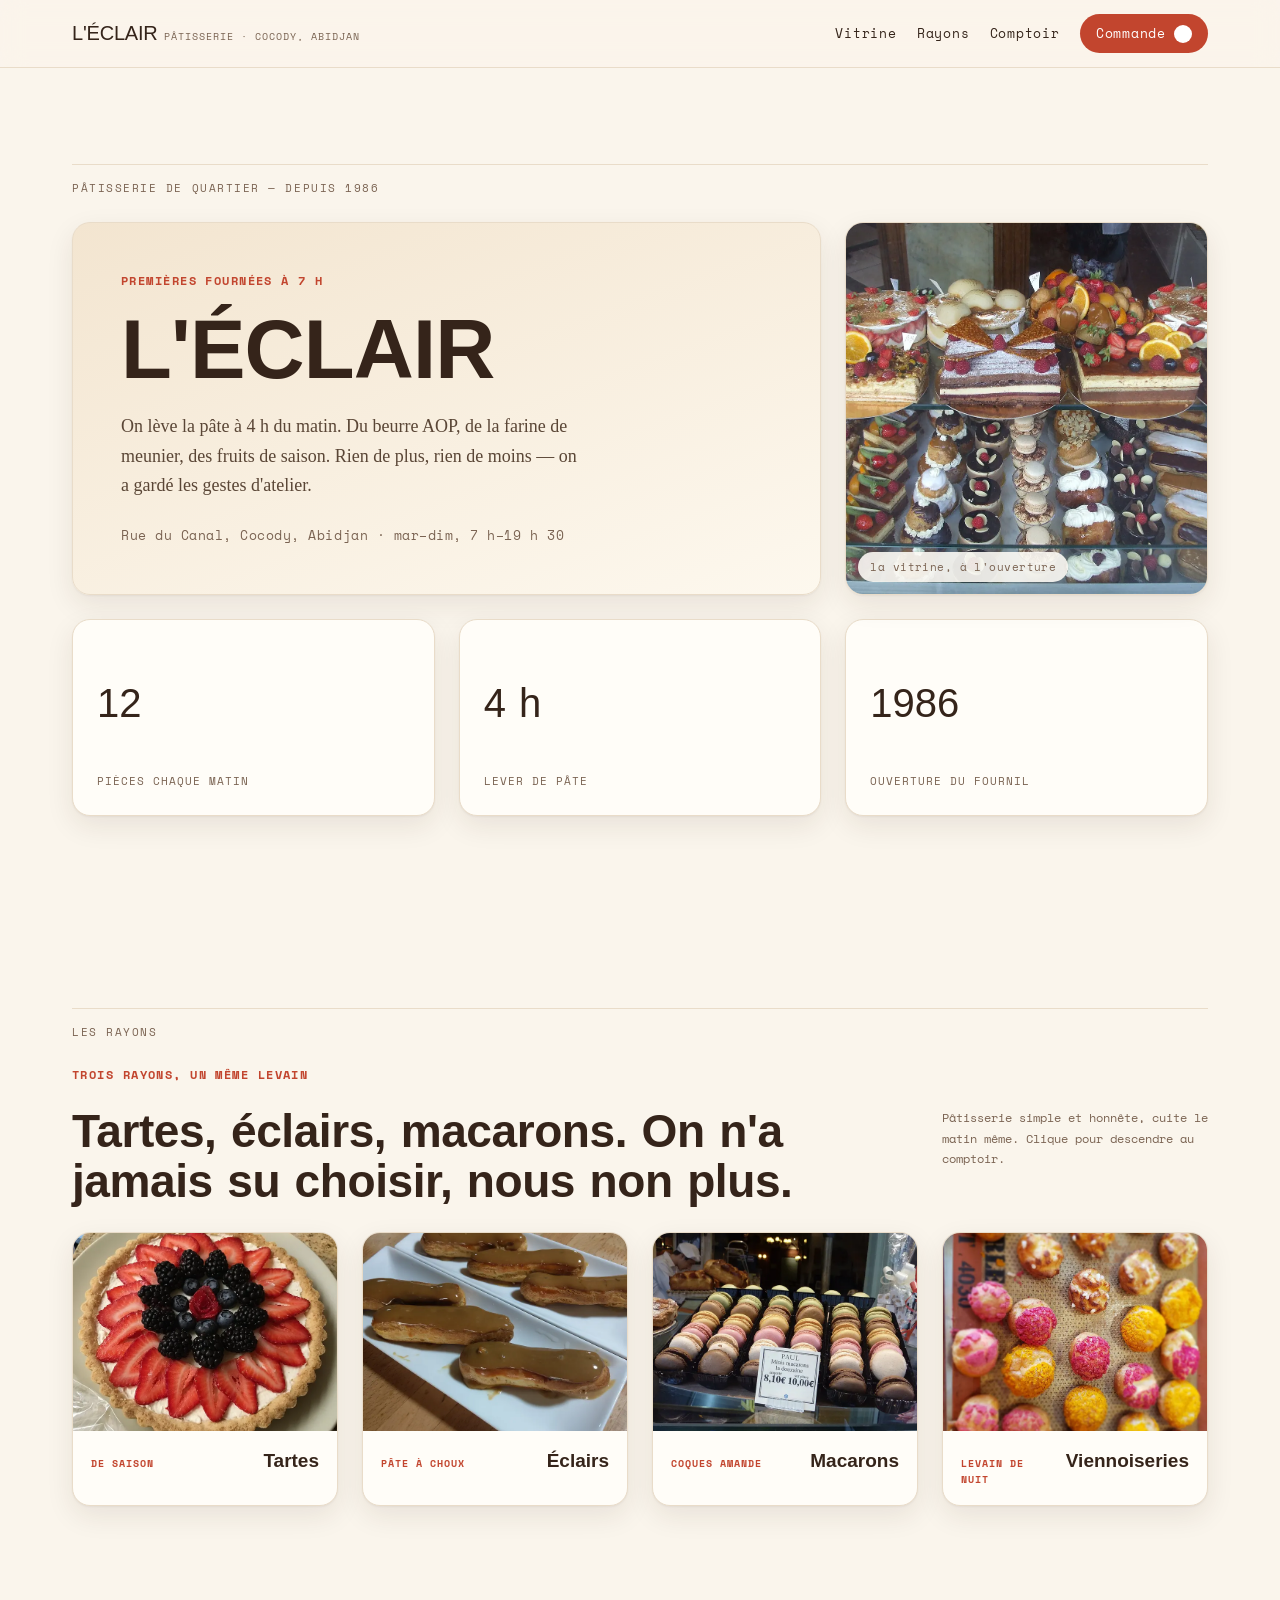
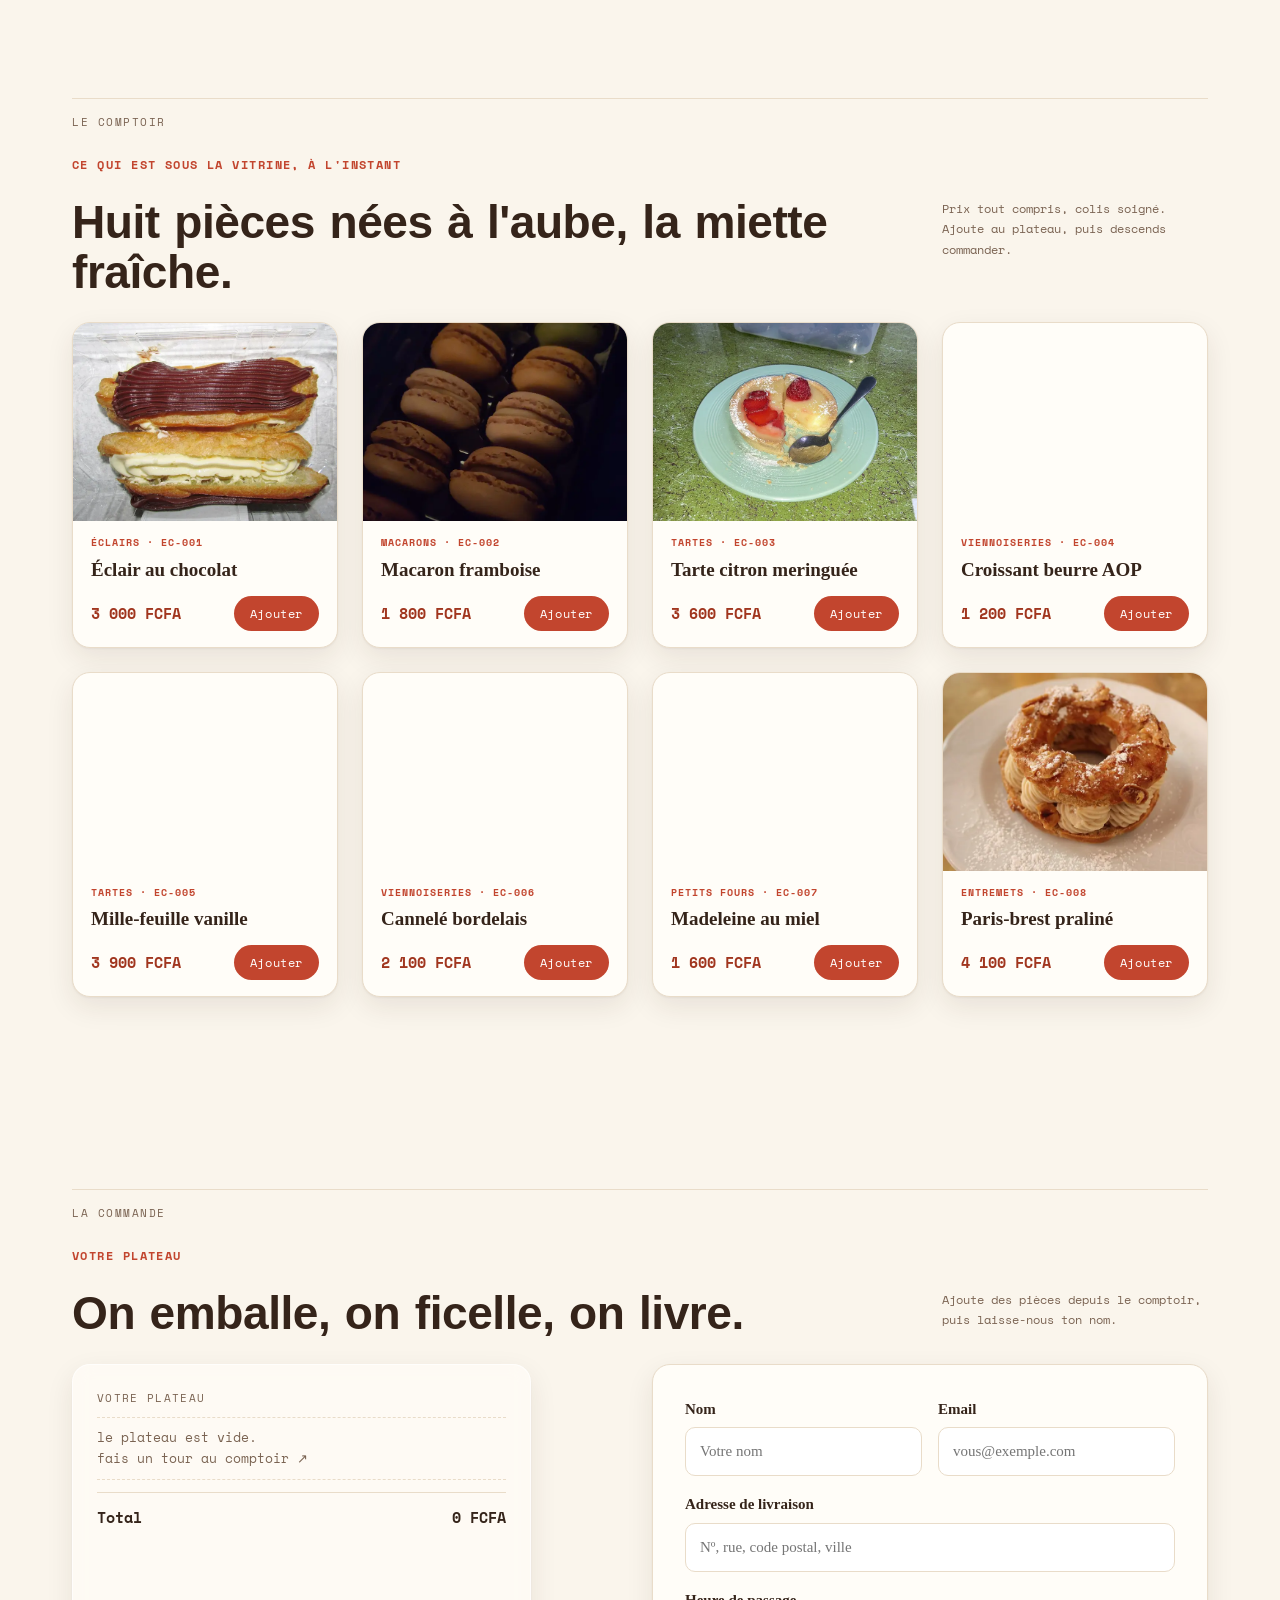
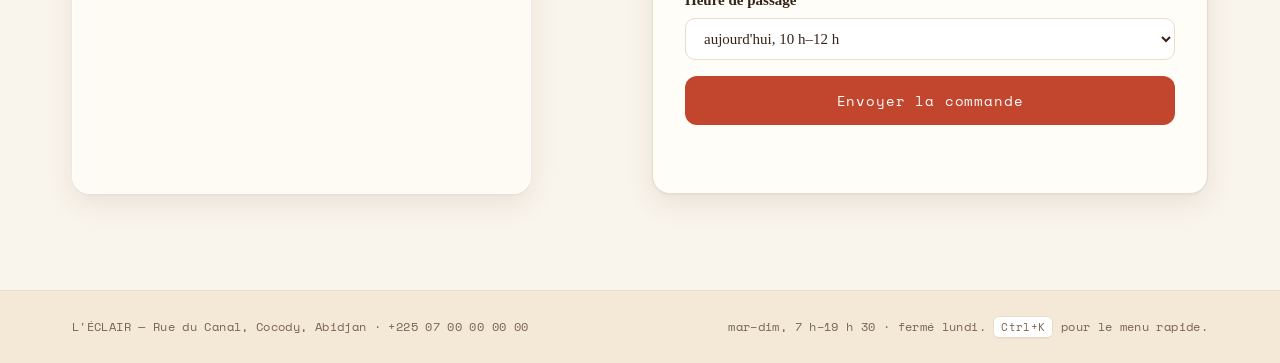
<file: patisserie/index.html>
<!doctype html>
<html lang="fr">
<head>
  <meta charset="utf-8" />
  <meta name="viewport" content="width=device-width, initial-scale=1" />
  <title>L'ÉCLAIR — pâtisserie de quartier, Abidjan</title>
  <meta name="description" content="L'ÉCLAIR, pâtisserie de quartier à Cocody, Abidjan depuis 1986. Beurre, farine de meunier, fruits de saison. Premières fournées à 7 h. Comptoir ouvert, commande à retirer ou à livrer." />
  <link rel="preload" as="image" href="assets/img/hero.webp" fetchpriority="high" />
  <link rel="stylesheet" href="styles.css" />
</head>
<body>

  <header class="masthead-bar">
    <p class="brand-name">L'ÉCLAIR <span class="brand-tag mono">pâtisserie · Cocody, Abidjan</span></p>
    <nav class="topnav mono" aria-label="Navigation principale">
      <a href="#vitrine">Vitrine</a>
      <a href="#etages">Rayons</a>
      <a href="#comptoir">Comptoir</a>
      <a href="#commander" class="nav-cta">Commande <span class="cart-count" id="cartCount" aria-live="polite"></span></a>
    </nav>
  </header>

  <main>

    <!-- ================= Nº 01 — LA VITRINE ================= -->
    <section class="spread" id="vitrine">
      <div class="wrap">
        <div class="grid">
          <div class="band">
            <p class="folio mono" style="grid-column:1 / 13;">Pâtisserie de quartier — depuis 1986</p>
          </div>

          <div class="band hero-band">
            <div class="hero-slab" style="grid-column:1 / 9;">
              <div class="hero-copy stack">
                <p class="kicker mono">Premières fournées à 7 h</p>
                <h1 class="masthead">L'ÉCLAIR</h1>
                <p class="lede">On lève la pâte à 4 h du matin. Du beurre AOP, de la farine de meunier, des fruits de saison. Rien de plus, rien de moins — on a gardé les gestes d'atelier.</p>
                <p class="hours mono">Rue du Canal, Cocody, Abidjan · mar–dim, 7 h–19 h 30</p>
              </div>
            </div>
            <figure class="hero-photo" style="grid-column:9 / 13;">
              <img src="assets/img/hero.webp" alt="La vitrine du matin, pâtisseries fraîchement posées" fetchpriority="high" decoding="async" width="1280" height="960" />
              <figcaption class="mono">la vitrine, à l'ouverture</figcaption>
            </figure>
          </div>

          <div class="band stats">
            <div class="stat" style="grid-column:1 / 5;">
              <p class="stat-num">12</p>
              <p class="label mono">pièces chaque matin</p>
            </div>
            <div class="stat" style="grid-column:5 / 9;">
              <p class="stat-num">4 h</p>
              <p class="label mono">lever de pâte</p>
            </div>
            <div class="stat" style="grid-column:9 / 13;">
              <p class="stat-num">1986</p>
              <p class="label mono">ouverture du fournil</p>
            </div>
          </div>
        </div>
      </div>
    </section>

    <!-- ================= Nº 02 — LES RAYONS ================= -->
    <section class="spread" id="etages">
      <div class="wrap">
        <div class="grid">
          <div class="band">
            <p class="folio mono" style="grid-column:1 / 13;">Les rayons</p>
          </div>
          <div class="band">
            <p class="kicker mono" style="grid-column:1 / 13;">Trois rayons, un même levain</p>
            <h2 class="shead-title" style="grid-column:1 / 10;">Tartes, éclairs, macarons. On n'a jamais su choisir, nous non plus.</h2>
            <p class="mono menu-note" style="grid-column:10 / 13;">Pâtisserie simple et honnête, cuite le matin même. Clique pour descendre au comptoir.</p>
          </div>
          <div class="band categ-band">
            <a class="categ-card" href="#comptoir" style="grid-column:1 / 4;">
              <img class="cimg" src="assets/img/categ-tartes.webp" alt="Tarte aux fruits rouges" loading="lazy" decoding="async" width="720" height="635" />
              <div class="cinfo">
                <p class="tag mono">de saison</p>
                <h3 class="cname">Tartes</h3>
              </div>
            </a>
            <a class="categ-card" href="#comptoir" style="grid-column:4 / 7;">
              <img class="cimg" src="assets/img/categ-eclairs.webp" alt="Éclairs au café" loading="lazy" decoding="async" width="720" height="720" />
              <div class="cinfo">
                <p class="tag mono">pâte à choux</p>
                <h3 class="cname">Éclairs</h3>
              </div>
            </a>
            <a class="categ-card" href="#comptoir" style="grid-column:7 / 10;">
              <img class="cimg" src="assets/img/categ-macarons.webp" alt="Macarons colorés" loading="lazy" decoding="async" width="720" height="540" />
              <div class="cinfo">
                <p class="tag mono">coques amande</p>
                <h3 class="cname">Macarons</h3>
              </div>
            </a>
            <a class="categ-card" href="#comptoir" style="grid-column:10 / 13;">
              <img class="cimg" src="assets/img/categ-viennoiseries.webp" alt="Chouquettes saupoudrées de sucre" loading="lazy" decoding="async" width="720" height="960" />
              <div class="cinfo">
                <p class="tag mono">levain de nuit</p>
                <h3 class="cname">Viennoiseries</h3>
              </div>
            </a>
          </div>
        </div>
      </div>
    </section>

    <!-- ================= Nº 03 — LE COMPTOIR ================= -->
    <section class="spread" id="comptoir">
      <div class="wrap">
        <div class="grid">
          <div class="band">
            <p class="folio mono" style="grid-column:1 / 13;">Le comptoir</p>
          </div>
          <div class="band">
            <p class="kicker mono" style="grid-column:1 / 13;">Ce qui est sous la vitrine, à l'instant</p>
            <h2 class="shead-title" style="grid-column:1 / 10;">Huit pièces nées à l'aube, la miette fraîche.</h2>
            <p class="mono menu-note" style="grid-column:10 / 13;">Prix tout compris, colis soigné. Ajoute au plateau, puis descends commander.</p>
          </div>
          <div class="band catband">

            <article class="item pat-card" data-ref="EC-001" data-price="3000" style="grid-column:1 / 4;">
              <img class="pimg" src="assets/img/ec001-eclair.webp" alt="Éclair au chocolat" loading="lazy" decoding="async" width="720" height="540" />
              <div class="pinfo">
                <p class="tag mono">Éclairs · EC-001</p>
                <h3 class="pname">Éclair au chocolat</h3>
                <div class="prow"><p class="price mono">3 000 FCFA</p><button class="add mono" data-ref="EC-001" type="button">Ajouter</button></div>
              </div>
            </article>

            <article class="item pat-card" data-ref="EC-002" data-price="1800" style="grid-column:4 / 7;">
              <img class="pimg" src="assets/img/macaron-framboise.webp" alt="Macaron à la framboise" loading="lazy" decoding="async" width="720" height="996" />
              <div class="pinfo">
                <p class="tag mono">Macarons · EC-002</p>
                <h3 class="pname">Macaron framboise</h3>
                <div class="prow"><p class="price mono">1 800 FCFA</p><button class="add mono" data-ref="EC-002" type="button">Ajouter</button></div>
              </div>
            </article>

            <article class="item pat-card" data-ref="EC-003" data-price="3600" style="grid-column:7 / 10;">
              <img class="pimg" src="assets/img/ec003-citron.webp" alt="Tarte au citron" loading="lazy" decoding="async" width="720" height="540" />
              <div class="pinfo">
                <p class="tag mono">Tartes · EC-003</p>
                <h3 class="pname">Tarte citron meringuée</h3>
                <div class="prow"><p class="price mono">3 600 FCFA</p><button class="add mono" data-ref="EC-003" type="button">Ajouter</button></div>
              </div>
            </article>

            <article class="item pat-card" data-ref="EC-004" data-price="1200" style="grid-column:10 / 13;">
              <img class="pimg" src="assets/img/ec004-croissant.webp" alt="Croissant au beurre" loading="lazy" decoding="async" width="720" height="540" />
              <div class="pinfo">
                <p class="tag mono">Viennoiseries · EC-004</p>
                <h3 class="pname">Croissant beurre AOP</h3>
                <div class="prow"><p class="price mono">1 200 FCFA</p><button class="add mono" data-ref="EC-004" type="button">Ajouter</button></div>
              </div>
            </article>

            <article class="item pat-card" data-ref="EC-005" data-price="3900" style="grid-column:1 / 4;">
              <img class="pimg" src="assets/img/ec005-millefeuille.webp" alt="Mille-feuille à la vanille" loading="lazy" decoding="async" width="720" height="542" />
              <div class="pinfo">
                <p class="tag mono">Tartes · EC-005</p>
                <h3 class="pname">Mille-feuille vanille</h3>
                <div class="prow"><p class="price mono">3 900 FCFA</p><button class="add mono" data-ref="EC-005" type="button">Ajouter</button></div>
              </div>
            </article>

            <article class="item pat-card" data-ref="EC-006" data-price="2100" style="grid-column:4 / 7;">
              <img class="pimg" src="assets/img/ec006-cannele.webp" alt="Cannelés bordelais" loading="lazy" decoding="async" width="720" height="598" />
              <div class="pinfo">
                <p class="tag mono">Viennoiseries · EC-006</p>
                <h3 class="pname">Cannelé bordelais</h3>
                <div class="prow"><p class="price mono">2 100 FCFA</p><button class="add mono" data-ref="EC-006" type="button">Ajouter</button></div>
              </div>
            </article>

            <article class="item pat-card" data-ref="EC-007" data-price="1600" style="grid-column:7 / 10;">
              <img class="pimg" src="assets/img/ec007-madeleine.webp" alt="Madeleines" loading="lazy" decoding="async" width="720" height="514" />
              <div class="pinfo">
                <p class="tag mono">Petits fours · EC-007</p>
                <h3 class="pname">Madeleine au miel</h3>
                <div class="prow"><p class="price mono">1 600 FCFA</p><button class="add mono" data-ref="EC-007" type="button">Ajouter</button></div>
              </div>
            </article>

            <article class="item pat-card" data-ref="EC-008" data-price="4100" style="grid-column:10 / 13;">
              <img class="pimg" src="assets/img/ec008-parisbrest.webp" alt="Paris-brest au praliné" loading="lazy" decoding="async" width="720" height="480" />
              <div class="pinfo">
                <p class="tag mono">Entremets · EC-008</p>
                <h3 class="pname">Paris-brest praliné</h3>
                <div class="prow"><p class="price mono">4 100 FCFA</p><button class="add mono" data-ref="EC-008" type="button">Ajouter</button></div>
              </div>
            </article>

          </div>
        </div>
      </div>
    </section>

    <!-- ================= Nº 04 — LA COMMANDE ================= -->
    <section class="spread" id="commander">
      <div class="wrap">
        <div class="grid">
          <div class="band">
            <p class="folio mono" style="grid-column:1 / 13;">La commande</p>
          </div>
          <div class="band">
            <p class="kicker mono" style="grid-column:1 / 13;">Votre plateau</p>
            <h2 class="shead-title" style="grid-column:1 / 9;">On emballe, on ficelle, on livre.</h2>
            <p class="mono menu-note" style="grid-column:10 / 13;">Ajoute des pièces depuis le comptoir, puis laisse-nous ton nom.</p>
          </div>
          <div class="band order-band">
            <div class="cart" style="grid-column:1 / 6;">
              <div class="cart-head mono">votre plateau</div>
              <div class="cart-body">
                <ul class="cart-items mono" id="cartItems">
                  <li class="cart-empty">le plateau est vide.<br />fais un tour au comptoir ↗</li>
                </ul>
                <div class="cart-total mono"><span>Total</span><span id="cartTotal">0 FCFA</span></div>
              </div>
            </div>
            <form class="order-form" id="orderForm" style="grid-column:7 / 13;">
              <div class="form-row">
                <label>Nom
                  <input type="text" name="name" placeholder="Votre nom" required autocomplete="name" />
                </label>
                <label>Email
                  <input type="email" name="email" placeholder="vous@exemple.com" required autocomplete="email" />
                </label>
              </div>
              <label>Adresse de livraison
                <input type="text" name="address" placeholder="Nº, rue, code postal, ville" required autocomplete="street-address" />
              </label>
              <label>Heure de passage
                <select name="slot">
                  <option>aujourd'hui, 10 h–12 h</option>
                  <option>aujourd'hui, 15 h–18 h</option>
                  <option>demain matin</option>
                </select>
              </label>
              <button class="btn btn-submit mono" type="submit">Envoyer la commande</button>
              <p class="form-status mono" id="orderStatus" aria-live="polite"></p>
            </form>
          </div>
        </div>
      </div>
    </section>

  </main>

  <footer class="footer">
    <div class="footer-inner">
      <p class="mono">L'ÉCLAIR — Rue du Canal, Cocody, Abidjan · +225 07 00 00 00 00</p>
      <p class="mono">mar–dim, 7 h–19 h 30 · fermé lundi. <kbd class="fake">Ctrl+K</kbd> pour le menu rapide.</p>
    </div>
  </footer>

  <!-- ---- menu rapide (Ctrl+K) ---- -->
  <div class="palette" id="palette" role="dialog" aria-modal="true" aria-label="Menu rapide" hidden>
    <div class="palette-frame">
      <div class="palette-head mono">menu rapide</div>
      <input class="palette-input mono" id="paletteInput" placeholder="taper une commande…" autocomplete="off" />
      <ul class="palette-list mono" id="paletteList"></ul>
      <p class="palette-hint mono">↑↓ naviguer · entrée exécuter · échap fermer</p>
    </div>
  </div>

  <script src="script.js"></script>
</body>
</html>
</file>
<file: styles.css>
/* ============================================================
   Chez Marguerite — bistrot international
   Grille Müller-Brockmann (12 col / 8px baseline / 24px leading)
   + geste humain : pinceaux, grain papier, irrégularité,
     liquid glass sur les photos.
   ============================================================ */

@font-face { font-family: 'Inter'; font-style: normal; font-weight: 400; font-display: swap; src: url('assets/fonts/inter-400-normal.woff2') format('woff2'); }
@font-face { font-family: 'Inter'; font-style: normal; font-weight: 500; font-display: swap; src: url('assets/fonts/inter-500-normal.woff2') format('woff2'); }
@font-face { font-family: 'Inter'; font-style: normal; font-weight: 600; font-display: swap; src: url('assets/fonts/inter-600-normal.woff2') format('woff2'); }
@font-face { font-family: 'Inter'; font-style: normal; font-weight: 700; font-display: swap; src: url('assets/fonts/inter-700-normal.woff2') format('woff2'); }
@font-face { font-family: 'Inter'; font-style: normal; font-weight: 800; font-display: swap; src: url('assets/fonts/inter-800-normal.woff2') format('woff2'); }
@font-face { font-family: 'Inter'; font-style: normal; font-weight: 900; font-display: swap; src: url('assets/fonts/inter-900-normal.woff2') format('woff2'); }
@font-face { font-family: 'Space Mono'; font-style: normal; font-weight: 400; font-display: swap; src: url('assets/fonts/space-400-normal.woff2') format('woff2'); }
@font-face { font-family: 'Space Mono'; font-style: italic; font-weight: 400; font-display: swap; src: url('assets/fonts/space-400-italic.woff2') format('woff2'); }
@font-face { font-family: 'Space Mono'; font-style: normal; font-weight: 700; font-display: swap; src: url('assets/fonts/space-700-normal.woff2') format('woff2'); }
@font-face { font-family: 'Caveat'; font-style: normal; font-weight: 500; font-display: swap; src: url('assets/fonts/caveat-500-normal.woff2') format('woff2'); }
@font-face { font-family: 'Caveat'; font-style: normal; font-weight: 700; font-display: swap; src: url('assets/fonts/caveat-700-normal.woff2') format('woff2'); }

:root {
  /* --- grille : UNE seule source de vérité --- */
  --cols: 12;
  --bl: 8px;                /* unité de baseline */
  --lh: 24px;               /* interligne = 3 × baseline */
  --gutter: 24px;
  --margin: 72px;
  --pad: 96px;              /* padding haut/bas des spreads (× baseline) */
  --maxw: 1296px;

  /* --- palette --- */
  --paper: #ffffff;
  --ink: #141519;
  --ink-soft: #5b6066;
  --accent: #e4002b;
  --line: rgba(20, 21, 25, 0.16);

  /* --- overlay de grille --- */
  --g-col: rgba(228, 0, 43, 0.075);
  --g-edge: rgba(228, 0, 43, 0.4);
  --g-base: rgba(0, 150, 140, 0.34);
  --g-base-min: rgba(0, 150, 140, 0.12);
}

* { box-sizing: border-box; }

html { scroll-behavior: smooth; }

body {
  margin: 0;
  background: var(--paper);
  color: var(--ink);
  font-family: "Inter", system-ui, -apple-system, sans-serif;
  font-size: 16px;
  line-height: var(--lh);
  -webkit-font-smoothing: antialiased;
}

.mono { font-family: "Space Mono", monospace; }
.hand { font-family: "Caveat", cursive; }

img { display: block; width: 100%; height: 100%; object-fit: cover; }

/* ============================================================
   Grain papier (texture humaine, très discrète)
   ============================================================ */
.grain {
  position: fixed;
  inset: 0;
  z-index: 400;
  pointer-events: none;
  opacity: 0.055;
  mix-blend-mode: multiply;
  background-image: url("data:image/svg+xml,%3Csvg xmlns='http://www.w3.org/2000/svg' width='240' height='240'%3E%3Cfilter id='n'%3E%3CfeTurbulence type='fractalNoise' baseFrequency='0.85' numOctaves='2' stitchTiles='stitch'/%3E%3C/filter%3E%3Crect width='240' height='240' filter='url(%23n)'/%3E%3C/svg%3E");
}

/* ============================================================
   Barre de masthead (sticky, alignée sur la grille)
   ============================================================ */
.masthead-bar {
  position: sticky;
  top: 0;
  z-index: 120;
  display: grid;
  grid-template-columns: repeat(var(--cols), minmax(0, 1fr));
  column-gap: var(--gutter);
  align-items: center;
  max-width: var(--maxw);
  margin: 0 auto;
  padding: 16px var(--margin);
  background: rgba(255, 255, 255, 0.88);
  backdrop-filter: blur(10px);
  -webkit-backdrop-filter: blur(10px);
  border-bottom: 1px solid var(--line);
}

.brand { grid-column: 1 / 7; display: flex; align-items: center; gap: 14px; }
.brand-mark { display: grid; place-items: center; line-height: 0; }
.brand-name { margin: 0; font-weight: 800; font-size: 18px; letter-spacing: -0.01em; line-height: 24px; }
.brand-tag { display: block; font-weight: 400; font-size: 11px; letter-spacing: 0.08em; text-transform: uppercase; color: var(--ink-soft); }

.topnav { grid-column: 8 / 13; display: flex; justify-content: flex-end; flex-wrap: wrap; gap: 24px; }
.topnav a {
  font-family: "Space Mono", monospace;
  font-weight: 700;
  font-size: 13px;
  letter-spacing: 0.08em;
  text-transform: uppercase;
  color: var(--ink-soft);
  text-decoration: none;
  line-height: 24px;
  transition: color 0.2s ease;
}
.topnav a:hover { color: var(--accent); }
.topnav .nav-cta { color: var(--accent); }

/* ============================================================
   Spread + grille (source de vérité unique)
   ============================================================ */
.spread { position: relative; width: 100%; }
.wrap { position: relative; max-width: var(--maxw); margin: 0 auto; padding: var(--pad) var(--margin); }

.grid {
  display: grid;
  grid-template-columns: repeat(var(--cols), minmax(0, 1fr));
  column-gap: var(--gutter);
  row-gap: var(--lh);
}

.band {
  grid-column: 1 / -1;
  display: grid;
  grid-template-columns: subgrid;
  column-gap: var(--gutter);
  row-gap: var(--lh);
  align-items: start;
}
@supports not (grid-template-columns: subgrid) {
  .band { grid-template-columns: repeat(var(--cols), 1fr); }
}

/* ============================================================
   Overlay de grille — vit DANS le même boîte que le contenu
   ============================================================ */
.guides {
  position: absolute;
  inset: 0;
  pointer-events: none;
  z-index: 60;
  opacity: 0;
  transition: opacity 0.26s ease;
}
.guides .cols {
  position: absolute;
  top: 0; bottom: 0;
  left: var(--margin); right: var(--margin);
  display: grid;
  grid-template-columns: repeat(var(--cols), minmax(0, 1fr));
  column-gap: var(--gutter);
}
.guides .col {
  background: var(--g-col);
  box-shadow: inset 1px 0 0 var(--g-edge), inset -1px 0 0 var(--g-edge);
  position: relative;
}
.guides .col span {
  position: absolute;
  top: 32px;
  left: 0; right: 0;
  text-align: center;
  font-family: "Space Mono", monospace;
  font-size: 10px;
  line-height: 1;
  color: var(--accent);
}
.guides .rows {
  position: absolute;
  left: var(--margin); right: var(--margin);
  top: var(--pad); bottom: 0;
  background-image:
    repeating-linear-gradient(to bottom, var(--g-base) 0 1px, transparent 1px var(--lh)),
    repeating-linear-gradient(to bottom, var(--g-base-min) 0 1px, transparent 1px var(--bl));
}
.guides .mline { position: absolute; top: 0; bottom: 0; width: 1px; background: var(--g-edge); }
.guides .mline.l { left: var(--margin); }
.guides .mline.r { right: var(--margin); }

/* ============================================================
   Typo & rythme vertical (tout multiple de 8px)
   ============================================================ */
.folio {
  margin: 0;
  font-size: 11px;
  letter-spacing: 0.16em;
  text-transform: uppercase;
  color: var(--ink-soft);
  box-shadow: inset 0 1px 0 var(--ink);
  padding-top: 8px;
}

.stack { display: flex; flex-direction: column; align-items: flex-start; gap: 24px; }

.kicker {
  margin: 0;
  font-family: "Space Mono", monospace;
  font-weight: 700;
  font-size: 12px;
  letter-spacing: 0.16em;
  text-transform: uppercase;
  color: var(--accent);
  line-height: 24px;
}

.masthead {
  margin: 0;
  font-size: clamp(2.3rem, 5vw, 5rem);
  line-height: clamp(48px, 8.5vw, 96px);
  letter-spacing: -0.035em;
  font-weight: 900;
  max-width: 12ch;
}

.swash { display: block; width: min(78%, 420px); height: 24px; margin: -8px 0 0; }

.lede {
  margin: 0;
  font-size: 19px;
  line-height: 32px;
  max-width: 34rem;
  color: #2b2e34;
}

.hero-actions { display: flex; flex-wrap: wrap; gap: 16px; }

.btn {
  display: inline-flex;
  align-items: center;
  justify-content: center;
  border: none;
  cursor: pointer;
  border-radius: 999px;
  padding: 14px 28px;
  font-weight: 700;
  font-size: 15px;
  line-height: 24px;
  text-decoration: none;
  font-family: "Inter", sans-serif;
  transition: transform 0.25s ease, box-shadow 0.25s ease, background 0.25s ease, color 0.25s ease;
}
.btn:hover { transform: translateY(-2px); }
.btn-primary { background: var(--accent); color: #fff; box-shadow: 0 12px 32px rgba(228, 0, 43, 0.28); }
.btn-primary:hover { background: #c90227; }
.btn-secondary { background: transparent; color: var(--ink); border: 1.5px solid var(--ink); }
.btn-secondary:hover { background: var(--ink); color: #fff; }

.hand-note {
  margin: 8px 0 0;
  font-family: "Caveat", cursive;
  font-size: 22px;
  color: var(--ink-soft);
  transform: rotate(-1.5deg);
}

/* --- hauteurs médias = multiples de l'interligne (24px) --- */
.hero-photo { height: 432px; margin: 0; }   /* 18 × 24 */
.about-photo { height: 360px; margin: 0; }  /* 15 × 24 */
.dish-photo { height: 288px; margin: 0; }   /* 12 × 24 */
.gal { height: 360px; margin: 0; }          /* 15 × 24 */

figure { margin: 0; }
figcaption { margin-top: 16px; font-size: 11px; letter-spacing: 0.1em; text-transform: uppercase; color: var(--ink-soft); line-height: 24px; }

/* ============================================================
   LIQUID GLASS — verre liquide sur les images
   ============================================================ */
.lg { position: relative; overflow: hidden; box-shadow: 0 24px 48px rgba(20, 21, 25, 0.14); }
.lg--a { border-radius: 58% 42% 55% 45% / 52% 58% 42% 48%; }
.lg--b { border-radius: 45% 55% 48% 52% / 58% 45% 55% 42%; }
.lg--c { border-radius: 52% 48% 60% 40% / 46% 54% 45% 55%; }

/* gel de verre dépoli : flou + saturation, s'essuie au survol */
.lg-frost {
  position: absolute;
  inset: 0;
  z-index: 2;
  pointer-events: none;
  backdrop-filter: blur(2.5px) saturate(170%) brightness(1.03);
  -webkit-backdrop-filter: blur(2.5px) saturate(170%) brightness(1.03);
  transition: backdrop-filter 0.8s ease, -webkit-backdrop-filter 0.8s ease, opacity 0.8s ease;
}
.lg:hover .lg-frost,
.lg:focus-within .lg-frost {
  backdrop-filter: blur(0px) saturate(120%) brightness(1.05);
  -webkit-backdrop-filter: blur(0px) saturate(120%) brightness(1.05);
  opacity: 0.4;
}

/* liseré de verre + lumière intérieure */
.lg-rim {
  position: absolute;
  inset: 0;
  border-radius: inherit;
  z-index: 3;
  pointer-events: none;
  box-shadow:
    inset 0 0 0 1.5px rgba(255, 255, 255, 0.55),
    inset 0 2px 8px rgba(255, 255, 255, 0.35),
    inset 0 -14px 34px rgba(255, 255, 255, 0.1);
}

/* reflets déformés par la réfraction (feDisplacementMap) */
.lg::after {
  content: "";
  position: absolute;
  inset: 0;
  border-radius: inherit;
  z-index: 3;
  pointer-events: none;
  mix-blend-mode: screen;
  background:
    radial-gradient(120% 90% at 18% 8%, rgba(255, 255, 255, 0.22), transparent 46%),
    radial-gradient(90% 70% at 85% 92%, rgba(255, 255, 255, 0.1), transparent 50%);
  filter: url(#lgwarp);
}

/* reflet qui glisse lentement sur le verre */
.lg-sheen {
  position: absolute;
  top: -30%;
  bottom: -30%;
  left: -30%;
  width: 55%;
  z-index: 4;
  pointer-events: none;
  mix-blend-mode: screen;
  background: linear-gradient(100deg, transparent 42%, rgba(255, 255, 255, 0.3) 50%, transparent 58%);
  transform: rotate(4deg) translateX(-160%);
  animation: sheen 9s cubic-bezier(0.4, 0, 0.2, 1) infinite;
}
.lg:hover .lg-sheen { animation-duration: 2.4s; }
@keyframes sheen {
  0%, 45%  { transform: rotate(4deg) translateX(-160%); }
  75%, 100% { transform: rotate(4deg) translateX(420%); }
}

/* ============================================================
   Stats / numéros
   ============================================================ */
.stats { row-gap: var(--lh); }
.stat {
  display: flex;
  flex-direction: column;
  gap: 8px;
  box-shadow: inset 0 1px 0 var(--line);
  padding-top: 24px;
}
.stat p { margin: 0; font-size: 11px; letter-spacing: 0.1em; text-transform: uppercase; color: var(--ink-soft); }

.numeral {
  display: block;
  font-size: clamp(2.4rem, 4vw, 3.5rem);
  line-height: 72px;
  font-weight: 800;
  letter-spacing: -0.02em;
}

/* ============================================================
   En-têtes de section
   ============================================================ */
.shead { row-gap: var(--lh); }
.shead-title {
  margin: 0;
  font-size: clamp(1.9rem, 3.2vw, 3rem);
  line-height: clamp(40px, 5vw, 56px);
  letter-spacing: -0.025em;
  font-weight: 800;
}

.body { margin: 0; font-size: 16px; line-height: var(--lh); color: #2b2e34; max-width: 38rem; }

.quote {
  margin: 0;
  font-family: "Caveat", cursive;
  font-size: 26px;
  line-height: 40px;
  color: var(--accent);
  transform: rotate(-0.5deg);
}

.note-block {
  padding-top: 8px;
  box-shadow: inset 0 1px 0 var(--ink);
}
.note-block p { margin: 8px 0 0; font-size: 11px; letter-spacing: 0.06em; line-height: 16px; text-transform: uppercase; color: var(--ink-soft); }
.note-block .numeral { font-size: clamp(1.8rem, 3vw, 2.6rem); line-height: 48px; color: var(--accent); }

.menu-note { margin: 0; font-size: 12px; line-height: 24px; color: var(--ink-soft); padding-top: 4px; }

/* ============================================================
   La carte — plats
   ============================================================ */
.dish {
  row-gap: 16px;
  padding-top: 24px;
  box-shadow: inset 0 1px 0 var(--line);
}
.dish .numeral { font-size: clamp(1.6rem, 2.6vw, 2.4rem); line-height: 48px; color: var(--accent); }
.dish-copy { gap: 16px; }
.origin { margin: 0; font-family: "Space Mono", monospace; font-size: 11px; letter-spacing: 0.14em; text-transform: uppercase; color: var(--ink-soft); line-height: 24px; }
.dish-title { margin: 0; font-size: clamp(1.5rem, 2.4vw, 2rem); line-height: 40px; letter-spacing: -0.02em; font-weight: 800; }
.dish .body { max-width: 30rem; }
.price { margin: 0; font-size: 14px; line-height: 24px; padding-top: 8px; color: var(--ink); }
.price--r { text-align: right; }

/* ============================================================
   Le lieu — galerie
   ============================================================ */
.gallery { row-gap: 16px; }
.stagger { margin-top: 72px; } /* 3 × 24 — irrégularité humaine */

/* ============================================================
   Citation
   ============================================================ */
.quote-band { row-gap: 8px; padding-top: 48px; }
.quote-mark { display: block; width: 100%; height: 96px; grid-column: 1 / 3; }
.quote-big {
  margin: 0;
  font-size: clamp(1.5rem, 2.8vw, 2.4rem);
  line-height: clamp(40px, 5vw, 56px);
  font-weight: 700;
  letter-spacing: -0.02em;
  font-style: italic;
}
.quote-sig { margin: 0; font-size: 12px; color: var(--ink-soft); }

/* ============================================================
   Contact / réservation
   ============================================================ */
.contact-band { row-gap: 24px; }
.contact-list { margin: 0; padding: 0; list-style: none; display: flex; flex-direction: column; gap: 16px; }
.contact-list li { font-size: 13px; line-height: 24px; }
.contact-list span { display: block; font-family: "Space Mono", monospace; font-size: 11px; letter-spacing: 0.14em; text-transform: uppercase; color: var(--accent); font-weight: 700; }

.contact-form {
  display: flex;
  flex-direction: column;
  gap: 20px;
  background: #fafafa;
  border: 1px solid var(--line);
  border-radius: 28px;
  padding: 32px;
  box-shadow: 0 20px 44px rgba(20, 21, 25, 0.07);
}
.contact-form label { display: flex; flex-direction: column; gap: 8px; font-weight: 600; font-size: 13px; letter-spacing: 0.02em; }
.form-row { display: grid; grid-template-columns: minmax(0, 1fr) minmax(0, 1fr); gap: 16px; }

.contact-form input,
.contact-form select,
.contact-form textarea {
  font: inherit;
  font-family: "Inter", sans-serif;
  color: var(--ink);
  background: #fff;
  border: 1px solid rgba(20, 21, 25, 0.22);
  border-radius: 14px;
  padding: 12px 14px;
  outline: none;
  width: 100%;
  transition: border-color 0.2s ease, box-shadow 0.2s ease;
}
.contact-form input:focus,
.contact-form select:focus,
.contact-form textarea:focus {
  border-color: var(--accent);
  box-shadow: 0 0 0 4px rgba(228, 0, 43, 0.12);
}
.contact-form textarea { resize: vertical; }

.form-status { margin: 0; min-height: 24px; font-size: 13px; color: var(--accent); line-height: 24px; }

/* ============================================================
   Pied de page
   ============================================================ */
.footer { border-top: 1px solid var(--line); }
.footer-inner {
  max-width: var(--maxw);
  margin: 0 auto;
  padding: 32px var(--margin);
  display: flex;
  flex-wrap: wrap;
  gap: 8px;
  justify-content: space-between;
  align-items: baseline;
}
.footer p { margin: 0; font-size: 11px; letter-spacing: 0.06em; color: var(--ink-soft); line-height: 16px; }

/* ============================================================
   Responsive — on change --margin/--pad avec le wrap pour que
   l'overlay de grille reste dans la MÊME boîte que le contenu.
   ============================================================ */
@media (max-width: 1000px) {
  :root { --margin: 24px; --pad: 64px; }
  .wrap { padding: var(--pad) var(--margin); }
  .masthead-bar { grid-template-columns: repeat(6, 1fr); padding-inline: var(--margin); }
  .brand { grid-column: 1 / 7; }
  .topnav { grid-column: 1 / 7; justify-content: flex-start; gap: 16px; }

  .hero-copy { grid-column: 1 / 13 !important; }
  .hero-photo { grid-column: 1 / 13 !important; }
  .shead-title { grid-column: 1 / 13 !important; }
  .shead .stack { grid-column: 1 / 13 !important; }
  .about-photo { grid-column: 1 / 13 !important; }
  .note-block { grid-column: 1 / 13 !important; display: flex; gap: 16px; align-items: baseline; padding-top: 0; border-top: none; }
  .menu-note { grid-column: 1 / 13 !important; }

  .dish .numeral { grid-column: 1 / 2 !important; }
  .price { grid-column: 2 / 13 !important; text-align: right; }
  .dish-copy { grid-column: 1 / 13 !important; }
  .dish-photo { grid-column: 1 / 13 !important; height: 320px !important; }

  .gallery .gal { grid-column: 1 / 13 !important; }
  .stagger { margin-top: 0 !important; }
  .quote-mark { grid-column: 1 / 13 !important; }

  .contact-copy { grid-column: 1 / 13 !important; }
  .contact-form { grid-column: 1 / 13 !important; }
}

@media (max-width: 620px) {
  :root { --margin: 16px; --pad: 48px; }
  .wrap { padding: var(--pad) var(--margin); }
  .masthead { font-size: 2.2rem; line-height: 48px; }
  .hero-photo { height: 360px; }
  .form-row { grid-template-columns: 1fr; }
  .footer-inner { flex-direction: column; gap: 4px; }
}

@media (prefers-reduced-motion: reduce) {
  .lg-sheen { animation: none; }
  .lg-frost, .lg-frost:hover { transition: none; }
  html { scroll-behavior: auto; }
}
</file>
<file: boutique/styles.css>
/* ============================================================
   LE BAZAR — boutique générale
   Néo-brutalisme tactile : bordures dures, ombres 0-blur,
   blocs de couleur, boutons physiques.
   Grille Müller-Brockmann (12 col) conservée sous le capot.
   ============================================================ */

@font-face { font-family: 'Archivo Black'; font-style: normal; font-weight: 400; font-display: swap; src: url('assets/fonts/archivo-400-normal.woff2') format('woff2'); }
@font-face { font-family: 'Space Mono'; font-style: normal; font-weight: 400; font-display: swap; src: url('assets/fonts/space-400-normal.woff2') format('woff2'); }
@font-face { font-family: 'Space Mono'; font-style: normal; font-weight: 700; font-display: swap; src: url('assets/fonts/space-700-normal.woff2') format('woff2'); }

:root {
  /* --- grille --- */
  --cols: 12;
  --bl: 8px;
  --lh: 24px;
  --gutter: 24px;
  --margin: 72px;
  --pad: 96px;
  --maxw: 1296px;

  /* --- tokens néo-brutalistes (source de vérité unique) --- */
  --bw: 3px;
  --bk: #000000;
  --shadow: 4px 4px 0 0 #000000;
  --shadow-lg: 6px 6px 0 0 #000000;
  --radius: 10px;
  --bg-main: #fefce8;
  --card: #ffffff;
  --ink: #000000;
  --soft: #555555;
  --yellow: #facc15;
  --green: #4ade80;
  --pink: #f43f5e;
  --cyan: #38bdf8;

  --disp: 'Archivo Black', 'Arial Black', sans-serif;
  --mono: 'Space Mono', monospace;

  /* --- overlay de grille (dev) --- */
  --g-col: rgba(56, 189, 248, 0.10);
  --g-edge: rgba(56, 189, 248, 0.55);
  --g-base: rgba(244, 63, 94, 0.30);
  --g-base-min: rgba(244, 63, 94, 0.12);
}

* { box-sizing: border-box; }

html { scroll-behavior: smooth; }

body {
  margin: 0;
  background-color: var(--bg-main);
  color: var(--ink);
  font-family: var(--mono);
  font-size: 14px;
  line-height: var(--lh);
  -webkit-font-smoothing: antialiased;
}

.mono { font-family: var(--mono); }
.disp { font-family: var(--disp); }

img { display: block; width: 100%; height: 100%; object-fit: cover; }

button { font-family: inherit; }

::selection { background: var(--yellow); color: #000; }

/* ============================================================
   Barre de masthead (sticky)
   ============================================================ */
.masthead-bar {
  position: sticky;
  top: 0;
  z-index: 120;
  display: grid;
  grid-template-columns: repeat(var(--cols), minmax(0, 1fr));
  column-gap: var(--gutter);
  align-items: center;
  max-width: var(--maxw);
  margin: 0 auto;
  padding: 12px var(--margin);
  background: var(--card);
  border-bottom: var(--bw) solid var(--bk);
}

.brand { grid-column: 1 / 7; display: flex; align-items: center; gap: 14px; }
.brand-mark {
  width: 40px; height: 40px;
  display: grid; place-items: center;
  background: var(--pink);
  color: #fff;
  font-size: 18px;
  line-height: 1;
  box-shadow: var(--shadow);
  border-radius: 8px;
}
.brand-name { margin: 0; font-family: var(--disp); font-size: 18px; letter-spacing: 0.01em; line-height: 24px; }
.brand-tag { display: block; font-weight: 400; font-size: 11px; letter-spacing: 0.1em; text-transform: uppercase; color: var(--soft); }

.topnav { grid-column: 8 / 13; display: flex; justify-content: flex-end; flex-wrap: wrap; gap: 12px; }
.topnav a {
  font-weight: 700;
  font-size: 12px;
  letter-spacing: 0.08em;
  text-transform: uppercase;
  color: var(--ink);
  text-decoration: none;
  line-height: 24px;
  padding: 4px 12px;
  border-radius: 8px;
  transition: background 0.12s ease, transform 0.12s ease;
}
.topnav a:hover { background: var(--yellow); }
.topnav .nav-cta {
  background: var(--cyan);
  box-shadow: var(--shadow);
  border: var(--bw) solid var(--bk);
  line-height: 18px;
  margin: 0 0 4px 4px;
}
.topnav .nav-cta:hover { transform: translate(-2px, -2px); box-shadow: var(--shadow-lg); }
.cart-count {
  display: inline-block;
  min-width: 22px;
  text-align: center;
  background: var(--bk);
  color: #fff;
  border-radius: 50%;
  padding: 0 5px;
  margin-left: 6px;
}
.cart-count:empty { display: none; }

/* ============================================================
   Spread + grille
   ============================================================ */
.spread { position: relative; width: 100%; }
.wrap { position: relative; max-width: var(--maxw); margin: 0 auto; padding: var(--pad) var(--margin); }

.grid {
  display: grid;
  grid-template-columns: repeat(var(--cols), minmax(0, 1fr));
  column-gap: var(--gutter);
  row-gap: var(--lh);
}

.band {
  grid-column: 1 / -1;
  display: grid;
  grid-template-columns: subgrid;
  column-gap: var(--gutter);
  row-gap: var(--lh);
  align-items: start;
}
@supports not (grid-template-columns: subgrid) {
  .band { grid-template-columns: repeat(var(--cols), 1fr); }
}

/* ============================================================
   Overlay de grille (dev, invisible)
   ============================================================ */
.guides {
  position: absolute;
  inset: 0;
  pointer-events: none;
  z-index: 60;
  opacity: 0;
}
.guides .cols {
  position: absolute;
  top: 0; bottom: 0;
  left: var(--margin); right: var(--margin);
  display: grid;
  grid-template-columns: repeat(var(--cols), minmax(0, 1fr));
  column-gap: var(--gutter);
}
.guides .col { background: var(--g-col); box-shadow: inset 1px 0 0 var(--g-edge), inset -1px 0 0 var(--g-edge); }
.guides .rows {
  position: absolute;
  left: var(--margin); right: var(--margin);
  top: var(--pad); bottom: 0;
  background-image:
    repeating-linear-gradient(to bottom, var(--g-base) 0 1px, transparent 1px var(--lh)),
    repeating-linear-gradient(to bottom, var(--g-base-min) 0 1px, transparent 1px var(--bl));
}
.guides .mline { position: absolute; top: 0; bottom: 0; width: 1px; background: var(--g-edge); }
.guides .mline.l { left: var(--margin); }
.guides .mline.r { right: var(--margin); }

/* ============================================================
   Typo
   ============================================================ */
.folio {
  margin: 0;
  font-size: 11px;
  letter-spacing: 0.16em;
  text-transform: uppercase;
  color: var(--soft);
  box-shadow: inset 0 var(--bw) 0 var(--bk);
  padding-top: 16px;
}

.kicker {
  margin: 0;
  display: inline-block;
  background: var(--yellow);
  font-size: 11px;
  letter-spacing: 0.16em;
  text-transform: uppercase;
  font-weight: 700;
  padding: 0 10px;
  box-shadow: var(--shadow);
  border: var(--bw) solid var(--bk);
  border-radius: 8px;
  width: fit-content;
}

.masthead {
  margin: 0;
  font-family: var(--disp);
  font-size: clamp(2.6rem, 7vw, 5.6rem);
  line-height: 96px;
  letter-spacing: -0.01em;
}

.lede { margin: 0; color: var(--soft); }

.shead-title {
  margin: 0;
  font-family: var(--disp);
  font-size: clamp(1.5rem, 3vw, 2.4rem);
  line-height: 56px;
}

.menu-note { margin: 0; font-size: 11px; line-height: 24px; color: var(--soft); }

.stack { display: flex; flex-direction: column; gap: var(--lh); }

/* ============================================================
   Photo d'ouverture
   ============================================================ */
.hero-photo {
  margin: 0;
  align-self: start;
  background: var(--card);
  box-shadow: var(--shadow);
  border: var(--bw) solid var(--bk);
  border-radius: var(--radius);
  overflow: hidden;
  padding: 12px;
}
.hero-photo img { height: 480px; border-radius: 6px; }
.hero-photo figcaption { margin: 12px 0 0 0; font-size: 11px; letter-spacing: 0.08em; text-transform: uppercase; color: var(--soft); line-height: 24px; }

/* ============================================================
   Statistiques (chips de couleur)
   ============================================================ */
.chip {
  padding: 24px 16px 16px 0;
  border-radius: var(--radius);
  box-shadow: var(--shadow);
  border: var(--bw) solid var(--bk);
}
.chip-yellow { background: var(--yellow); }
.chip-green { background: var(--green); }
.chip-cyan { background: var(--cyan); }
.stat { display: flex; flex-direction: column; gap: 8px; }
.stat-num { margin: 0; font-family: var(--disp); font-size: 48px; line-height: 48px; }
.label { margin: 0; font-size: 11px; letter-spacing: 0.08em; text-transform: uppercase; color: var(--ink); font-weight: 700; }

/* ============================================================
   Carte brutale unifiée (border-ring + ombre 0-blur)
   ============================================================ */
.card {
  background: var(--card);
  box-shadow: 0 0 0 var(--bw) var(--bk), var(--shadow);
  border-radius: var(--radius);
  overflow: hidden;
  transition: transform 0.12s ease, box-shadow 0.12s ease;
}
.card:hover {
  transform: translate(-2px, -2px);
  box-shadow: 0 0 0 var(--bw) var(--bk), var(--shadow-lg);
}
.card-media { height: 320px; }
.card-media img { border-bottom: var(--bw) solid var(--bk); }
.card-body { padding: 16px 16px 0 0; }
.tag { margin: 0; font-size: 11px; letter-spacing: 0.1em; text-transform: uppercase; color: var(--soft); line-height: 24px; }
.pname { margin: 0; font-family: var(--disp); font-size: 18px; line-height: 24px; }

/* rayons (catégories) */
.categ-card { text-decoration: none; color: var(--ink); display: block; }
.categ-card .card-media { height: 240px; }
.cname { margin: 0; font-family: var(--disp); font-size: 22px; line-height: 24px; }

/* articles */
.item { align-self: start; }
.prow {
  display: flex;
  align-items: center;
  justify-content: space-between;
  gap: 16px;
  margin-top: 8px;
}
.price { margin: 0; font-size: 16px; line-height: 24px; font-weight: 700; }

/* ============================================================
   Boutons tactiles — zero reflow (transform seulement)
   ============================================================ */
.btn {
  background: var(--yellow);
  border: var(--bw) solid var(--bk);
  border-radius: 8px;
  box-shadow: var(--shadow);
  color: var(--bk);
  cursor: pointer;
  font-size: 11px;
  line-height: 18px;
  font-weight: 700;
  letter-spacing: 0.06em;
  text-transform: uppercase;
  padding: 3px 12px;
  margin: 0 0 3px 3px;
  transition: transform 0.1s ease, box-shadow 0.1s ease, background 0.1s ease;
}
.btn:hover {
  transform: translate(-2px, -2px);
  box-shadow: var(--shadow-lg);
  background: #ffe34d;
}
.btn:active {
  transform: translate(3px, 3px);
  box-shadow: 0 0 0 0 var(--bk);
}
.add { line-height: 24px; padding: 0 12px; margin: 0 0 0 3px; }
.btn-submit { background: var(--green); padding: 10px 20px; font-size: 12px; margin: 0 0 4px 4px; }
.btn-submit:hover { background: #5be88f; }

/* ============================================================
   Commande : panier + formulaire
   ============================================================ */
.cart { align-self: start; }
.cart-head {
  background: var(--yellow);
  padding: 12px 16px;
  font-size: 13px;
  line-height: 24px;
  font-weight: 700;
  box-shadow: inset 0 calc(-1 * var(--bw)) 0 var(--bk);
}
.cart-body { padding: 8px 16px 16px 0; }
.cart-items { list-style: none; margin: 0; padding: 0; }
.cart-items li {
  display: flex;
  justify-content: space-between;
  gap: 16px;
  font-size: 12px;
  line-height: 24px;
  padding: 8px 0;
  box-shadow: inset 0 -3px 0 var(--bk);
}
.cart-items .cart-empty { color: var(--soft); }
.cart-items .qty { color: var(--soft); }
.cart-items .remove {
  background: none;
  border: none;
  color: var(--pink);
  cursor: pointer;
  font-size: 12px;
  line-height: 24px;
  padding: 0 0 0 8px;
  font-weight: 700;
}
.cart-total {
  display: flex;
  justify-content: space-between;
  font-size: 16px;
  line-height: 24px;
  font-weight: 700;
  padding-top: 8px;
}

.order-form {
  display: flex;
  flex-direction: column;
  gap: 16px;
  align-self: start;
}
.form-row { display: grid; grid-template-columns: 1fr 1fr; gap: 16px; }
.order-form label {
  display: flex;
  flex-direction: column;
  gap: 6px;
  font-size: 11px;
  line-height: 16px;
  letter-spacing: 0.08em;
  text-transform: uppercase;
  color: var(--soft);
  font-weight: 700;
}
.order-form input,
.order-form textarea,
.order-form select {
  font-family: inherit;
  font-size: 13px;
  line-height: 24px;
  color: var(--ink);
  background: var(--card);
  border: var(--bw) solid var(--bk);
  border-radius: 8px;
  padding: 8px 12px;
  text-transform: none;
  letter-spacing: normal;
  box-shadow: 0 0 0 0 #000;
  transition: box-shadow 0.12s ease;
}
.order-form input:focus,
.order-form textarea:focus,
.order-form select:focus {
  outline: none;
  box-shadow: var(--shadow);
}
.form-status { margin: 0; font-size: 12px; line-height: 24px; color: var(--ink); font-weight: 700; min-height: 24px; }

/* ============================================================
   Footer
   ============================================================ */
.footer {
  background: var(--bk);
  color: #fff;
  border-top: var(--bw) solid var(--bk);
}
.footer-inner {
  max-width: var(--maxw);
  margin: 0 auto;
  padding: 16px var(--margin);
  display: flex;
  justify-content: space-between;
  align-items: baseline;
  gap: 16px;
}
.footer p { margin: 0; font-size: 11px; line-height: 24px; letter-spacing: 0.06em; color: #d8d8d8; }
.fake {
  display: inline-block;
  border: 2px solid #fff;
  border-radius: 6px;
  padding: 0 6px;
  font-size: 10px;
  line-height: 18px;
  color: var(--yellow);
  vertical-align: baseline;
}

/* ============================================================
   Menu rapide (Ctrl+K)
   ============================================================ */
.palette {
  position: fixed;
  inset: 0;
  z-index: 400;
  display: grid;
  place-items: start center;
  padding-top: 14vh;
  background: rgba(0, 0, 0, 0.45);
}
.palette[hidden] { display: none; }
.palette-frame {
  width: min(600px, calc(100vw - 32px));
  background: var(--card);
  border: var(--bw) solid var(--bk);
  border-radius: var(--radius);
  box-shadow: 8px 8px 0 0 var(--bk);
  overflow: hidden;
}
.palette-head { background: var(--yellow); padding: 12px 16px; font-size: 13px; font-weight: 700; box-shadow: inset 0 calc(-1 * var(--bw)) 0 var(--bk); }
.palette-input {
  width: 100%;
  border: none;
  background: var(--card);
  color: var(--ink);
  font-family: inherit;
  font-size: 13px;
  line-height: 24px;
  padding: 12px 16px;
  box-shadow: inset 0 calc(-1 * var(--bw)) 0 var(--bk);
}
.palette-input:focus { outline: none; }
.palette-list { list-style: none; margin: 0; padding: 8px 0; max-height: 45vh; overflow: auto; }
.palette-list li {
  display: flex;
  gap: 16px;
  justify-content: space-between;
  padding: 4px 16px;
  font-size: 12px;
  line-height: 24px;
  cursor: pointer;
}
.palette-list li .pcmd { color: var(--soft); }
.palette-list li.sel { background: var(--cyan); color: #000; }
.palette-list li.sel .pcmd { color: #000; }
.palette-hint { margin: 0; padding: 8px 16px; font-size: 10px; line-height: 16px; color: var(--soft); box-shadow: inset 0 var(--bw) 0 var(--bk); }

/* ============================================================
   Responsive
   ============================================================ */
@media (max-width: 1000px) {
  :root { --margin: 24px; --pad: 64px; }
  .wrap { padding: var(--pad) var(--margin); }
  .masthead { line-height: 72px; }
  .shead-title { line-height: 48px; }
}

@media (max-width: 720px) {
  :root { --margin: 16px; --pad: 48px; }
  .masthead { font-size: 2.4rem; line-height: 56px; }
  .shead-title { line-height: 40px; }
  .brand { grid-column: 1 / 13; }
  .topnav { grid-column: 1 / 13; justify-content: flex-start; }
  .hero-copy { grid-column: 1 / 13 !important; }
  .hero-photo { grid-column: 1 / 13 !important; }
  .hero-photo img { height: 360px; }
  .stats .chip { grid-column: 1 / 13 !important; }
  .categ-card { grid-column: 1 / 7 !important; }
  .catband .item { grid-column: 1 / 7 !important; }
  .cart { grid-column: 1 / 13 !important; }
  .order-form { grid-column: 1 / 13 !important; }
  .form-row { grid-template-columns: 1fr; }
  .footer-inner { flex-direction: column; gap: 4px; }
}

@media (prefers-reduced-motion: reduce) {
  html { scroll-behavior: auto; }
  .card, .btn, .topnav a { transition: none; }
}
</file>
<file: patisserie/styles.css>
/* ============================================================
   L'ÉCLAIR — pâtisserie de quartier
   Verre allégé : un voile léger sur la barre, le plateau et le
   menu rapide. Le reste est papier, vraies photos, l'essentiel.
   Perf : pas de filtres SVG, pas de mix-blend, pas de parallaxe.
   ============================================================ */

@font-face { font-family: 'Archivo Black'; font-style: normal; font-weight: 400; font-display: swap; src: url('../boutique/assets/fonts/archivo-400-normal.woff2') format('woff2'); }
@font-face { font-family: 'Space Mono'; font-style: normal; font-weight: 400; font-display: swap; src: url('../boutique/assets/fonts/space-400-normal.woff2') format('woff2'); }
@font-face { font-family: 'Space Mono'; font-style: normal; font-weight: 700; font-display: swap; src: url('../boutique/assets/fonts/space-700-normal.woff2') format('woff2'); }

:root {
  --ink: #35241a;
  --ink-soft: #7a6352;
  --cream: #faf5ec;
  --paper: #fffdf8;
  --accent: #c2452e;
  --accent-dark: #a1361f;
  --accent-soft: #f7e3d6;
  --line: #e9dcc9;
  --disp: "Archivo Black", "Arial Black", sans-serif;
  --mono: "Space Mono", ui-monospace, "Courier New", monospace;
  --serif: Georgia, "Times New Roman", serif;

  --cols: 12;
  --gutter: 24px;
  --margin: 72px;
  --maxw: 1296px;
  --pad: 96px;

  --radius: 18px;
  --shadow: 0 1px 2px rgba(53, 36, 26, 0.05), 0 10px 28px rgba(53, 36, 26, 0.09);
  --shadow-lg: 0 2px 4px rgba(53, 36, 26, 0.06), 0 18px 44px rgba(53, 36, 26, 0.14);
}

* { box-sizing: border-box; }
html { scroll-behavior: smooth; }

body {
  margin: 0;
  background: var(--cream);
  color: var(--ink);
  font-family: var(--serif);
  font-size: 17px;
  line-height: 1.65;
  -webkit-font-smoothing: antialiased;
}

img { max-width: 100%; height: auto; display: block; }
h1, h2, h3 { margin: 0; }

.mono { font-family: var(--mono); }
.stack { display: flex; flex-direction: column; gap: 20px; }

/* ============================================================
   1. GRILLE 12 colonnes — famille Müller-Brockmann
   ============================================================ */
.wrap {
  max-width: var(--maxw);
  margin: 0 auto;
  padding: var(--pad) var(--margin);
}
.grid {
  display: grid;
  grid-template-columns: repeat(var(--cols), 1fr);
  column-gap: var(--gutter);
  row-gap: 24px;
}
.band {
  display: grid;
  grid-column: 1 / -1;
  grid-template-columns: subgrid;
  gap: inherit;
}

/* repères de développement */
.guides { pointer-events: none; position: absolute; inset: 0; opacity: 0; }
.guides .cols {
  position: absolute; inset: 0;
  margin: 0 auto; max-width: var(--maxw);
  background: repeating-linear-gradient(90deg, transparent 0 calc(var(--margin) - 1px), rgba(194, 69, 46, 0.18) calc(var(--margin) - 1px) var(--margin), transparent var(--margin) calc(100% - var(--margin)), rgba(194, 69, 46, 0.18) calc(100% - var(--margin)) calc(100% - var(--margin) + 1px));
}
.guides .rows { position: absolute; inset: 0; background: repeating-linear-gradient(0deg, transparent 0 calc(var(--pad) - 1px), rgba(53, 36, 26, 0.08) calc(var(--pad) - 1px) var(--pad), transparent var(--pad) calc(100% - var(--pad)), rgba(53, 36, 26, 0.08) calc(100% - var(--pad)) calc(100% - var(--pad) + 1px)); }

/* ============================================================
   2. TYPOGRAPHIE
   ============================================================ */
.folio {
  margin: 0;
  font-size: 11px;
  letter-spacing: 0.14em;
  text-transform: uppercase;
  color: var(--ink-soft);
  border-top: 1px solid var(--line);
  padding-top: 14px;
}
.kicker {
  margin: 0;
  font-size: 12px;
  letter-spacing: 0.12em;
  text-transform: uppercase;
  color: var(--accent);
  font-weight: 700;
}
.masthead {
  font-family: var(--disp);
  font-size: clamp(3rem, 6.5vw, 5.4rem);
  line-height: 0.98;
  letter-spacing: -0.01em;
}
.shead-title {
  font-family: var(--disp);
  font-size: clamp(1.9rem, 3.6vw, 3rem);
  line-height: 1.08;
  letter-spacing: -0.01em;
}
.lede {
  margin: 0;
  font-size: 18px;
  line-height: 1.65;
  color: #5a4636;
  max-width: 52ch;
}
.hours {
  margin: 4px 0 0;
  font-size: 13px;
  letter-spacing: 0.04em;
  color: var(--ink-soft);
}
.menu-note { margin: 0; font-size: 12px; line-height: 1.7; color: var(--ink-soft); }

/* ============================================================
   3. BARRE DU HAUT — le voile de verre léger
   ============================================================ */
.masthead-bar {
  position: sticky;
  top: 0;
  z-index: 40;
  display: flex;
  align-items: center;
  justify-content: space-between;
  gap: 24px;
  flex-wrap: wrap;
  padding: 14px var(--margin);
  background: rgba(250, 245, 236, 0.82);
  -webkit-backdrop-filter: blur(12px) saturate(140%);
  backdrop-filter: blur(12px) saturate(140%);
  border-bottom: 1px solid var(--line);
}
.brand-name {
  margin: 0;
  font-family: var(--disp);
  font-size: 20px;
  letter-spacing: -0.01em;
}
.brand-tag {
  font-size: 10px;
  letter-spacing: 0.1em;
  text-transform: uppercase;
  color: var(--ink-soft);
  font-weight: 400;
}
.topnav {
  display: flex;
  align-items: center;
  gap: 20px;
  font-size: 13px;
  letter-spacing: 0.06em;
}
.topnav a { color: var(--ink); text-decoration: none; }
.topnav a:not(.nav-cta):hover { color: var(--accent); }
.nav-cta {
  background: var(--accent);
  color: #fff !important;
  padding: 9px 16px;
  border-radius: 999px;
  display: inline-flex;
  align-items: center;
  gap: 8px;
  transition: background 0.15s ease;
}
.nav-cta:hover { background: var(--accent-dark); }
.cart-count {
  min-width: 18px;
  height: 18px;
  padding: 0 5px;
  border-radius: 999px;
  background: #fff;
  color: var(--accent);
  font-size: 11px;
  line-height: 18px;
  text-align: center;
}

/* ============================================================
   4. VITRINE — héro
   ============================================================ */
.hero-slab {
  padding: 48px;
  border-radius: var(--radius);
  background: linear-gradient(160deg, #f3e5d0, #fdf8ee);
  border: 1px solid var(--line);
  box-shadow: var(--shadow);
}
.hero-photo {
  margin: 0;
  position: relative;
  border-radius: var(--radius);
  overflow: hidden;
  border: 1px solid var(--line);
  box-shadow: var(--shadow);
}
.hero-photo img { position: absolute; inset: 0; width: 100%; height: 100%; object-fit: cover; }
.hero-photo figcaption {
  position: absolute;
  left: 12px;
  bottom: 12px;
  margin: 0;
  padding: 6px 12px;
  border-radius: 999px;
  background: rgba(255, 253, 248, 0.88);
  font-size: 11px;
  letter-spacing: 0.04em;
  color: var(--ink-soft);
}

/* statistiques */
.stat {
  display: flex;
  flex-direction: column;
  gap: 8px;
  padding: 24px;
  border-radius: var(--radius);
  background: var(--paper);
  border: 1px solid var(--line);
  box-shadow: var(--shadow);
}
.stat-num {
  font-family: var(--disp);
  font-size: 40px;
  line-height: 1;
}
.label { margin: 0; font-size: 11px; letter-spacing: 0.09em; text-transform: uppercase; color: var(--ink-soft); }

/* ============================================================
   5. RAYONS — cartes catégories
   ============================================================ */
.categ-card {
  display: block;
  text-decoration: none;
  color: var(--ink);
  background: var(--paper);
  border: 1px solid var(--line);
  border-radius: var(--radius);
  overflow: hidden;
  box-shadow: var(--shadow);
  transition: transform 0.15s ease, box-shadow 0.15s ease;
}
.categ-card:hover { transform: translateY(-3px); box-shadow: var(--shadow-lg); }
.cimg { width: 100%; aspect-ratio: 4 / 3; object-fit: cover; }
.cinfo {
  display: flex;
  align-items: baseline;
  justify-content: space-between;
  gap: 12px;
  padding: 14px 18px 16px;
}
.cname { font-family: var(--disp); font-size: 19px; }
.tag { margin: 0; font-size: 10px; letter-spacing: 0.1em; text-transform: uppercase; color: var(--accent); font-weight: 700; }

/* ============================================================
   6. COMPTOIR — pièces du jour
   ============================================================ */
.pat-card {
  display: flex;
  flex-direction: column;
  background: var(--paper);
  border: 1px solid var(--line);
  border-radius: var(--radius);
  overflow: hidden;
  box-shadow: var(--shadow);
  transition: transform 0.15s ease, box-shadow 0.15s ease;
}
.pat-card:hover { transform: translateY(-3px); box-shadow: var(--shadow-lg); }
.pimg { width: 100%; aspect-ratio: 4 / 3; object-fit: cover; }
.pinfo { display: flex; flex-direction: column; gap: 6px; padding: 14px 18px 16px; flex: 1; }
.pname { font-family: var(--serif); font-size: 19px; font-weight: 700; line-height: 1.25; }
.prow { display: flex; align-items: center; justify-content: space-between; gap: 12px; margin-top: auto; padding-top: 8px; }
.price { margin: 0; font-size: 15px; font-weight: 700; color: var(--accent-dark); }
.add {
  border: none;
  background: var(--accent);
  color: #fff;
  font-family: var(--mono);
  font-size: 12px;
  letter-spacing: 0.05em;
  padding: 9px 16px;
  border-radius: 999px;
  cursor: pointer;
  transition: background 0.15s ease;
}
.add:hover { background: var(--accent-dark); }

/* ============================================================
   7. COMMANDE — plateau (verre léger) + formulaire
   ============================================================ */
.cart {
  padding: 24px;
  border-radius: var(--radius);
  background: rgba(255, 253, 248, 0.72);
  -webkit-backdrop-filter: blur(10px) saturate(130%);
  backdrop-filter: blur(10px) saturate(130%);
  border: 1px solid rgba(255, 255, 255, 0.7);
  box-shadow: var(--shadow);
}
.cart-head { margin: 0 0 10px; font-size: 11px; letter-spacing: 0.12em; text-transform: uppercase; color: var(--ink-soft); }
.cart-items { list-style: none; margin: 0; padding: 0; }
.cart-items li { display: flex; justify-content: space-between; gap: 14px; padding: 9px 0; border-bottom: 1px dashed var(--line); font-size: 13px; }
.cart-items li:first-child { border-top: 1px dashed var(--line); }
.cart-empty { color: var(--ink-soft); }
.cart-items .qty { color: var(--accent-dark); font-weight: 700; }
.remove {
  border: none;
  background: none;
  color: var(--ink-soft);
  cursor: pointer;
  font-size: 13px;
  margin-left: 10px;
  padding: 0;
}
.remove:hover { color: var(--accent); }
.cart-total {
  display: flex;
  justify-content: space-between;
  margin-top: 12px;
  padding-top: 12px;
  border-top: 1px solid var(--line);
  font-weight: 700;
  font-size: 15px;
}

.order-form {
  display: flex;
  flex-direction: column;
  gap: 16px;
  padding: 32px;
  background: var(--paper);
  border: 1px solid var(--line);
  border-radius: var(--radius);
  box-shadow: var(--shadow);
}
.order-form label { display: flex; flex-direction: column; gap: 6px; font-size: 15px; font-weight: 700; }
.form-row { display: grid; grid-template-columns: 1fr 1fr; gap: 16px; min-width: 0; }
.form-row label { min-width: 0; }
.order-form input,
.order-form select {
  width: 100%;
  min-width: 0;
  font: inherit;
  font-weight: 400;
  padding: 11px 14px;
  border: 1px solid var(--line);
  border-radius: 10px;
  background: #fff;
  color: var(--ink);
  transition: border-color 0.15s ease, box-shadow 0.15s ease;
}
.order-form input:focus,
.order-form select:focus {
  outline: none;
  border-color: var(--accent);
  box-shadow: 0 0 0 3px var(--accent-soft);
}
.btn-submit {
  border: none;
  background: var(--accent);
  color: #fff;
  font-family: var(--mono);
  font-size: 14px;
  letter-spacing: 0.06em;
  padding: 14px 20px;
  border-radius: 12px;
  cursor: pointer;
  transition: background 0.15s ease;
}
.btn-submit:hover { background: var(--accent-dark); }
.form-status { margin: 0; font-size: 13px; min-height: 20px; }

/* ============================================================
   8. PIED DE PAGE
   ============================================================ */
.footer { border-top: 1px solid var(--line); background: #f3e9d6; }
.footer-inner {
  max-width: var(--maxw);
  margin: 0 auto;
  padding: 26px var(--margin);
  display: flex;
  justify-content: space-between;
  gap: 14px 28px;
  flex-wrap: wrap;
  font-size: 12px;
  letter-spacing: 0.03em;
  color: var(--ink-soft);
}
.footer p { margin: 0; }
kbd.fake {
  font-family: var(--mono);
  font-size: 11px;
  padding: 2px 7px;
  border: 1px solid var(--line);
  border-bottom-width: 2px;
  border-radius: 6px;
  background: #fff;
}

/* ============================================================
   9. MENU RAPIDE (Ctrl+K) — voile de verre léger
   ============================================================ */
.palette {
  position: fixed;
  inset: 0;
  z-index: 100;
  display: flex;
  align-items: flex-start;
  justify-content: center;
  padding: 12vh 24px 24px;
  background: rgba(53, 36, 26, 0.4);
}
.palette[hidden] { display: none; }
.palette-frame {
  width: min(540px, 100%);
  border-radius: 16px;
  overflow: hidden;
  background: rgba(255, 253, 248, 0.9);
  -webkit-backdrop-filter: blur(14px) saturate(150%);
  backdrop-filter: blur(14px) saturate(150%);
  border: 1px solid rgba(255, 255, 255, 0.65);
  box-shadow: 0 24px 60px rgba(53, 36, 26, 0.28);
}
.palette-head { padding: 14px 18px 6px; font-size: 11px; letter-spacing: 0.12em; text-transform: uppercase; color: var(--ink-soft); }
.palette-input {
  width: 100%;
  border: none;
  background: none;
  padding: 6px 18px 12px;
  font: inherit;
  font-size: 16px;
  color: var(--ink);
  border-bottom: 1px solid var(--line);
  outline: none;
}
.palette-list { list-style: none; margin: 0; padding: 8px; }
.palette-list li {
  display: flex;
  justify-content: space-between;
  gap: 14px;
  padding: 11px 14px;
  border-radius: 10px;
  font-size: 14px;
  cursor: pointer;
}
.palette-list li.sel { background: var(--accent-soft); }
.palette-list .pcmd { color: var(--ink-soft); }
.palette-hint { margin: 0; padding: 10px 18px; font-size: 11px; color: var(--ink-soft); border-top: 1px solid var(--line); }

/* ============================================================
   10. RESPONSIVE
   ============================================================ */
@media (max-width: 1000px) {
  :root { --margin: 24px; --pad: 64px; }
  .masthead-bar { padding: 14px 24px; }
  .hero-slab { padding: 36px; }
}
@media (max-width: 720px) {
  :root { --margin: 16px; --pad: 48px; }
  .masthead-bar { padding: 12px 16px; }
  .topnav { gap: 12px; font-size: 12px; }
  .hero-slab { grid-column: 1 / 13 !important; padding: 28px; }
  .hero-photo { grid-column: 1 / 13 !important; min-height: 260px; }
  .stats .stat { grid-column: 1 / 13 !important; }
  .categ-card { grid-column: 1 / 7 !important; }
  .catband .item { grid-column: 1 / 7 !important; }
  .cart { grid-column: 1 / 13 !important; }
  .order-form { grid-column: 1 / 13 !important; }
  .form-row { grid-template-columns: 1fr; }
  .footer-inner { flex-direction: column; gap: 4px; }
  .masthead { line-height: 1; }
}
@media (prefers-reduced-motion: reduce) {
  html { scroll-behavior: auto; }
  .categ-card, .pat-card, .add, .btn-submit, .order-form input { transition: none; }
  .categ-card:hover, .pat-card:hover { transform: none; }
}
</file>
